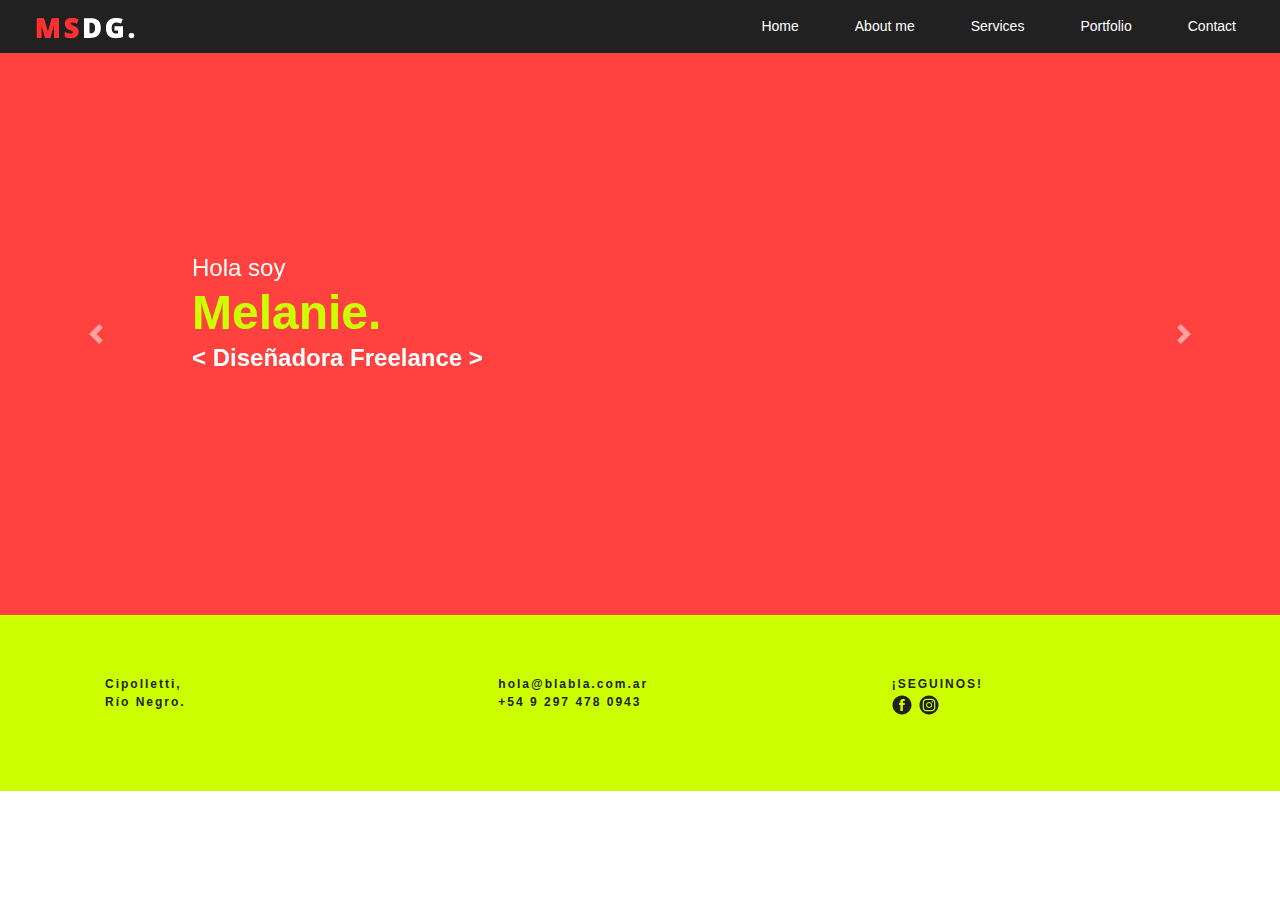
<file: index.html>
<!doctype html>
<html lang="es">
  <head>
    <!-- Required meta tags -->
    <meta charset="utf-8">
    <meta name="viewport" content="width=device-width, initial-scale=1, shrink-to-fit=no">

    <!-- Bootstrap CSS -->
    <link rel="stylesheet" href="css/bootstrap.min.css">
    <link rel="stylesheet" type="text/css" href="./css/estilos.css">

    <title>MS Freelance Design</title>
    <meta name="description" content="Diseño Gráfico y Web Freelance. Trabajamos en equipo para generar estrategias de comunicación sólidas, que sumen valor, potencien marcas y generen impacto.">
    <meta name="keywords" content="DISEÑO GRAFICO, WEB, DISEÑO DE MARCA, REDES, NEUQUEN, CIPOLLETTI">
  </head>
  <body>

    <nav class="navbar sticky-top navbar-expand-lg bgnav">
      <a class="navbar-brand" href="./index.html"><img src="./img/logo-09.png" alt="logo" id="#"/></a>
      <button class="navbar-toggler" type="button" data-toggle="collapse" data-target="#navbarNav" aria-controls="navbarNav" aria-expanded="false" aria-label="Toggle navigation">
        <span class="navbar-toggler-icon"></span>
      </button>
      <div class="collapse navbar-collapse" id="navbarNav">
        <ul class="navbar-nav ml-auto">
          <li class="nav-item active">
            <a class="nav-link" href="index.html">Home</a>
          </li>
          <li class="nav-item">
            <a class="nav-link" href="./views/about.html">About me</a>
          </li>
          <li class="nav-item">
            <a class="nav-link" href="./views/servicios.html">Services</a>
          </li>
          <li class="nav-item">
            <a class="nav-link" href="./views/portfolio.html">Portfolio</a>
          </li>
          <li class="nav-item">
            <a class="nav-link" href="./views/contacto.html">Contact</a>
          </li>
        </ul>
      </div>
    </nav>

  <div class="container-fluid">
      
      <div class="row">
        <!-- Carrousel -->
        <div id="carouselExampleControls" class="carousel slide" data-ride="carousel">
          <div class="carousel-inner">
            <div class="carousel-item active">
              <div class="presentation">
                <p class="im">Hola soy</p>
                <p class="naming">Melanie.</p>
                <p class="profession">< Diseñadora Freelance ></p>
              </div>
              <img src="./img/slider1.jpg" class="d-block w-100" alt="slideruno">
            </div>
            <div class="carousel-item">
              <div class="presentation">
                <p class="im">Hola soy</p>
                <p class="naming">Melanie.</p>
                <p class="profession">< Diseñadora Freelance ></p>
              </div>
              <img src="./img/slider2.jpg" class="d-block w-100" alt="sliderdos">
            </div>
          <!--
            <div class="carousel-item">
              <img src="./img/slider3.jpg" class="d-block w-100" alt="slidertres">
            </div>
          -->
          </div>
          <a class="carousel-control-prev" href="#carouselExampleControls" role="button" data-slide="prev">
            <span class="carousel-control-prev-icon" aria-hidden="true"></span>
            <span class="sr-only">Previous</span>
          </a>
          <a class="carousel-control-next" href="#carouselExampleControls" role="button" data-slide="next">
            <span class="carousel-control-next-icon" aria-hidden="true"></span>
            <span class="sr-only">Next</span>
          </a>
        </div>
      </div>

      <div class="row footer">
        <div class="col-md-4 col-sm-12">
          <ul class="lista__footer">
            <li>Cipolletti,</li>
            <li>Río Negro.</li>
          </ul>
        </div>
        <div class="col-md-4 col-sm-12">
          <ul class="lista__footer">
          <li>hola@blabla.com.ar</li>
          <li>+54 9 297 478 0943</li>
        </ul>
      </div>
      <div class="col-md-4 col-sm-12">
        <ul class="lista__footer">
          <li>¡SEGUINOS!</li>
          <!--Incluir link direccionando a perfiles -->
            <a href="https://www.facebook.com/" target="_blank"><img class="logosredes" src="./img/facebook.svg" alt="logofb"></a>
            <a href="https://www.instagram.com/" target="_blank"><img class="logosredes" src="./img/instagram.svg" alt="logoig"></a>
        </ul>
      </div>
    </div>
  </div>


    <!-- Optional JavaScript -->
    <!-- jQuery first, then Popper.js, then Bootstrap JS -->
    <script src="https://code.jquery.com/jquery-3.5.1.slim.min.js" integrity="sha384-DfXdz2htPH0lsSSs5nCTpuj/zy4C+OGpamoFVy38MVBnE+IbbVYUew+OrCXaRkfj" crossorigin="anonymous"></script>
    <script src="https://cdn.jsdelivr.net/npm/popper.js@1.16.0/dist/umd/popper.min.js" integrity="sha384-Q6E9RHvbIyZFJoft+2mJbHaEWldlvI9IOYy5n3zV9zzTtmI3UksdQRVvoxMfooAo" crossorigin="anonymous"></script>
    <script src="js/bootstrap.min.js"></script>
  </body>
</html>
</file>
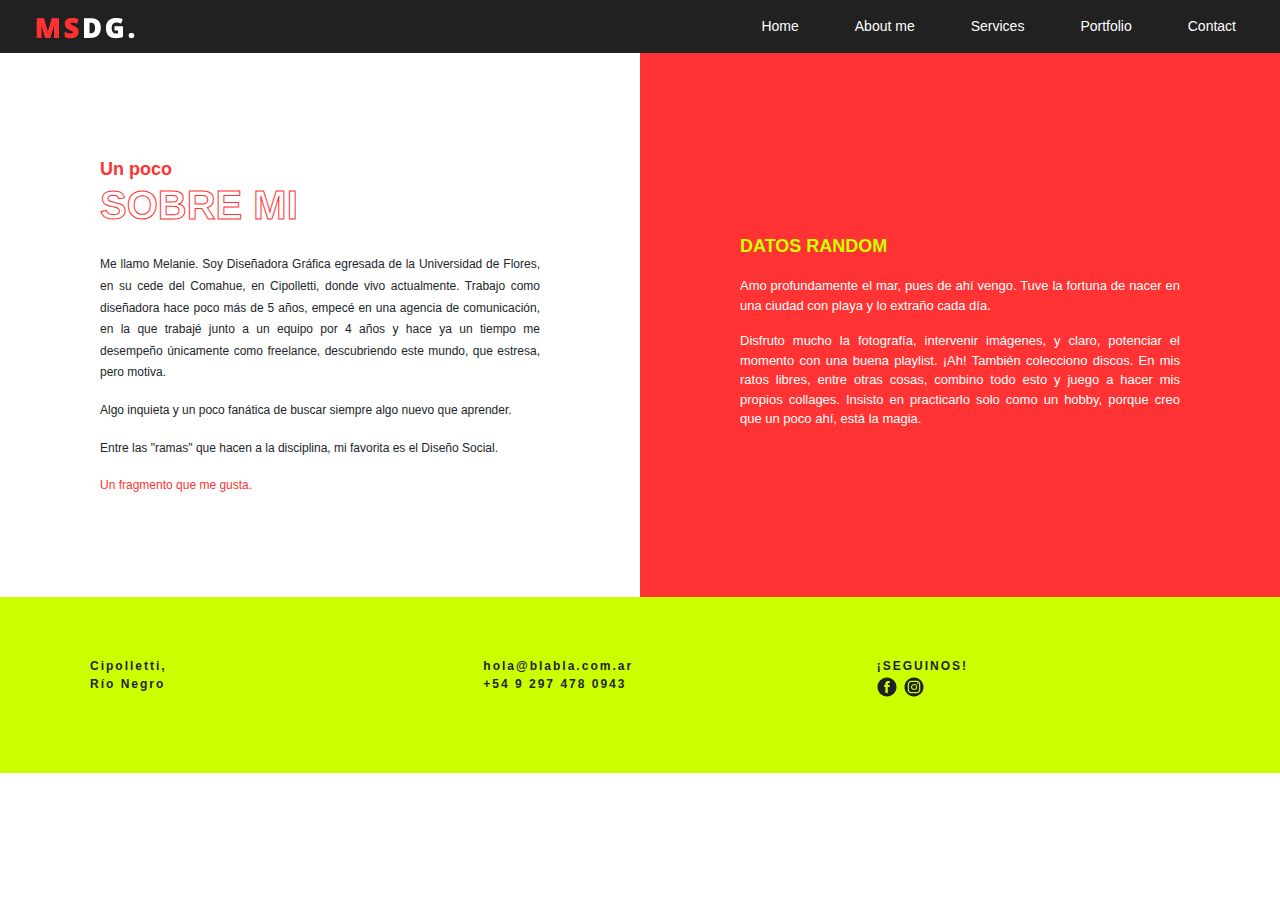
<file: views/about.html>
<!doctype html>
<html lang="es">
  <head>
    <!-- Required meta tags -->
    <meta charset="utf-8">
    <meta name="viewport" content="width=device-width, initial-scale=1, shrink-to-fit=no">

    <!-- Bootstrap CSS -->
    <link rel="stylesheet" href="../css/bootstrap.min.css">
    <link rel="stylesheet" type="text/css" href="../css/estilos.css">
    <meta name="description" content="Cuento un poco sobre mi. Cómo trabajo, mi experenciena y formación.">
    <meta name="keywords" content="ABOUT ME, TRABAJOS, EXPERIENCIA, METODOLGIA, DISEÑO GRAFICO, FOTOGRAFIA">

    <title>Sobre Mi</title>
  </head>
  <body>

        <nav class="navbar sticky-top navbar-expand-lg bgnav">
      <a class="navbar-brand" href="../index.html"><img src="../img/logo-09.png" alt="logo" id="#"/></a>
      <button class="navbar-toggler" type="button" data-toggle="collapse" data-target="#navbarNav" aria-controls="navbarNav" aria-expanded="false" aria-label="Toggle navigation">
        <span class="navbar-toggler-icon"></span>
      </button>
      <div class="collapse navbar-collapse" id="navbarNav">
        <ul class="navbar-nav ml-auto">
          <li class="nav-item active">
            <a class="nav-link" href="../index.html">Home</a>
          </li>
          <li class="nav-item">
            <a class="nav-link" href="about.html">About me</a>
          </li>
          <li class="nav-item">
            <a class="nav-link" href="servicios.html">Services</a>
          </li>
          <li class="nav-item">
            <a class="nav-link" href="portfolio.html">Portfolio</a>
          </li>
          <li class="nav-item">
            <a class="nav-link" href="contacto.html">Contact</a>
          </li>
        </ul>
      </div>
    </nav>

      <div class="container-fluid nopadding">

      <div class="row">
        <div class="col-lg-6 col-md-6 col-sm-12">
          <div class="aboutme">
            <p class="un">Un poco</p>
            <h1>SOBRE MI</h1>
            <p>Me llamo Melanie. Soy Diseñadora Gráfica egresada de la Universidad de Flores, en su cede del Comahue, en Cipolletti, donde vivo actualmente. Trabajo como diseñadora hace poco más de 5 años, empecé en una agencia de comunicación, en la que trabajé junto a un equipo por 4 años y hace ya un tiempo me desempeño únicamente como freelance, descubriendo este mundo, que estresa, pero motiva.</p>
            <p>Algo inquieta y un poco fanática de buscar siempre algo nuevo que aprender.</p>
            <p>Entre las "ramas" que hacen a la disciplina, mi favorita es el Diseño Social.</p>
            <a href="fragmento.html"><p>Un fragmento que me gusta.</p> </a>
          </div>
        </div>

        <div class="col-lg-6 col-md-6 col-sm-12 bg-magenta">
          <div class="datos">
            <p class="tituloDatos">DATOS RANDOM</p>
            <p>Amo profundamente el mar, pues de ahí vengo. Tuve la fortuna de nacer en una ciudad con playa y lo extraño cada día.</p>
            <p>Disfruto mucho la fotografía, intervenir imágenes, y claro, potenciar el momento con una buena playlist. ¡Ah! También colecciono discos. En mis ratos libres, entre otras cosas, combino todo esto y juego a hacer mis propios collages. Insisto en practicarlo solo como un hobby, porque creo que un poco ahí, está la magia.</p>
          </div>
        </div>
      </div>
      <!--
        <div class="col-lg-6 col-md-6 col-sm-12">
          <div class="imgAbout">
            <img src="../img/frase-16.png" alt="frase"/>
          </div>
        </div>
      -->

      <div class="row footer">
        <div class="col-md-4 col-sm-12">
          <ul class="lista__footer">
            <li>Cipolletti,</li>
            <li>Río Negro</li>
          </ul>
        </div>
        <div class="col-md-4 col-sm-12">
          <ul class="lista__footer">
          <li>hola@blabla.com.ar</li>
          <li>+54 9 297 478 0943</li>
        </ul>
      </div>
      <div class="col-md-4 col-sm-12">
        <ul class="lista__footer">
          <li>¡SEGUINOS!</li>
          <!--Incluir link direccionando a perfiles -->
            <a href="https://www.facebook.com/" target="_blank"><img class="logosredes" src="../img/facebook.svg" alt="logofb"></a>
            <a href="https://www.instagram.com/" target="_blank"><img class="logosredes" src="../img/instagram.svg" alt="logoig"></a>
        </ul>
      </div>
    </div>

</div> <!-- Cierre Container -->


    <!-- Optional JavaScript -->
    <!-- jQuery first, then Popper.js, then Bootstrap JS -->
    <script src="https://code.jquery.com/jquery-3.5.1.slim.min.js" integrity="sha384-DfXdz2htPH0lsSSs5nCTpuj/zy4C+OGpamoFVy38MVBnE+IbbVYUew+OrCXaRkfj" crossorigin="anonymous"></script>
    <script src="https://cdn.jsdelivr.net/npm/popper.js@1.16.0/dist/umd/popper.min.js" integrity="sha384-Q6E9RHvbIyZFJoft+2mJbHaEWldlvI9IOYy5n3zV9zzTtmI3UksdQRVvoxMfooAo" crossorigin="anonymous"></script>
    <script src="../js/bootstrap.min.js"></script>
  </body>
</html>
</file>
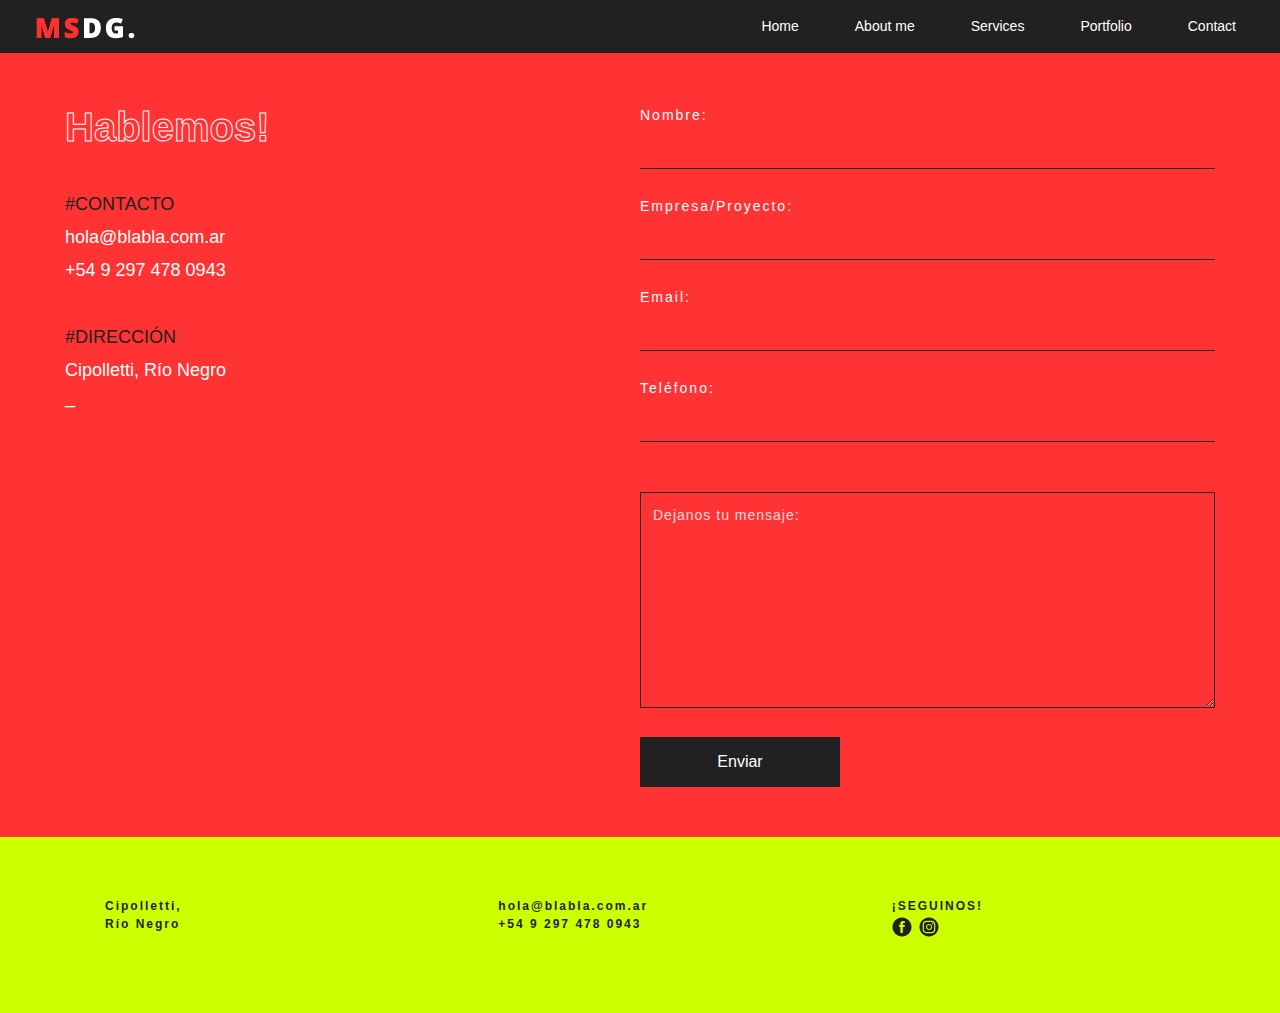
<file: views/contacto.html>
<!doctype html>
<html lang="es">
  <head>
    <!-- Required meta tags -->
    <meta charset="utf-8">
    <meta name="viewport" content="width=device-width, initial-scale=1, shrink-to-fit=no">

    <!-- Bootstrap CSS -->
    <link rel="stylesheet" href="../css/bootstrap.min.css">
    <link rel="stylesheet" type="text/css" href="../css/estilos.css">

    <title>Contacto</title>
    <meta name="description" content="Estás pensando en lanzar tu proyecto y no sabes por donde empezar? Escribinos y contanos más. Queremos ayudarte y trabajar juntos.">
    <meta name="keywords" content="CONTACTO, DIRECCION, EMAIL, TELEFONO, NUESTRAS REDES, CONTACTATE">
  </head>
  <body>

    <nav class="navbar sticky-top navbar-expand-lg bgnav">
      <a class="navbar-brand" href="../index.html"><img src="../img/logo-09.png" alt="logo" id="#"/></a>
      <button class="navbar-toggler" type="button" data-toggle="collapse" data-target="#navbarNav" aria-controls="navbarNav" aria-expanded="false" aria-label="Toggle navigation">
        <span class="navbar-toggler-icon"></span>
      </button>
      <div class="collapse navbar-collapse" id="navbarNav">
        <ul class="navbar-nav ml-auto">
          <li class="nav-item active">
            <a class="nav-link" href="../index.html">Home</a>
          </li>
          <li class="nav-item">
            <a class="nav-link" href="about.html">About me</a>
          </li>
          <li class="nav-item">
            <a class="nav-link" href="servicios.html">Services</a>
          </li>
          <li class="nav-item">
            <a class="nav-link" href="portfolio.html">Portfolio</a>
          </li>
          <li class="nav-item">
            <a class="nav-link" href="contacto.html">Contact</a>
          </li>
        </ul>
      </div>
    </nav>

    <div class="container-fluid bg-magenta">
      <div class="row contacto nopadding">
        <div class="col-lg-6 col-md-6 col-sm-12">
          <h2>Hablemos!</h2>
          <div class="listContact">
            <p class="color">#CONTACTO</p>
            <p>hola@blabla.com.ar</p>
            <p>+54 9 297 478 0943</p>
          </div>
          <div class="listContact">
            <p class="color">#DIRECCIÓN</p>
            <p>Cipolletti, Río Negro <br>_</p>
          </div>
            
          
        </div>
        <div class="col-lg-6 col-md-6 col-sm-12 formulario">
          <label for="nombre">Nombre:</label>
          <input type="text" name="nombre" class="inp">
          
          <label for="empresa">Empresa/Proyecto:</label>
          <input type="text" name="empresa" class="inp">
          
          <label for="email">Email:</label>
          <input type="text" name="email" class="inp">

          <label for="telefono">Teléfono:</label>
          <input type="text" name="telefono"class="inp">

          <label for="opinion"> <textarea name="opinion" id="" cols="125" rows="10" placeholder="Dejanos tu mensaje:"></textarea></label>
          <input id="botonform" type="submit" value="Enviar">
        </div>
      </div>

      <div class="row footer">
        <div class="col-md-4 col-sm-12">
          <ul class="lista__footer">
            <li>Cipolletti,</li>
            <li>Río Negro</li>
          </ul>
        </div>
        <div class="col-md-4 col-sm-12">
          <ul class="lista__footer">
          <li>hola@blabla.com.ar</li>
          <li>+54 9 297 478 0943</li>
        </ul>
      </div>
      <div class="col-md-4 col-sm-12">
        <ul class="lista__footer">
          <li>¡SEGUINOS!</li>
          <!--Incluir link direccionando a perfiles -->
            <a href="https://www.facebook.com/" target="_blank"><img class="logosredes" src="../img/facebook.svg" alt="logofb"></a>
            <a href="https://www.instagram.com/" target="_blank"><img class="logosredes" src="../img/instagram.svg" alt="logoig"></a>
        </ul>
      </div>
    </div>

    </div>


    <!-- Optional JavaScript -->
    <!-- jQuery first, then Popper.js, then Bootstrap JS -->
    <script src="https://code.jquery.com/jquery-3.5.1.slim.min.js" integrity="sha384-DfXdz2htPH0lsSSs5nCTpuj/zy4C+OGpamoFVy38MVBnE+IbbVYUew+OrCXaRkfj" crossorigin="anonymous"></script>
    <script src="https://cdn.jsdelivr.net/npm/popper.js@1.16.0/dist/umd/popper.min.js" integrity="sha384-Q6E9RHvbIyZFJoft+2mJbHaEWldlvI9IOYy5n3zV9zzTtmI3UksdQRVvoxMfooAo" crossorigin="anonymous"></script>
    <script src="../js/bootstrap.min.js"></script>
  </body>
</html>
</file>
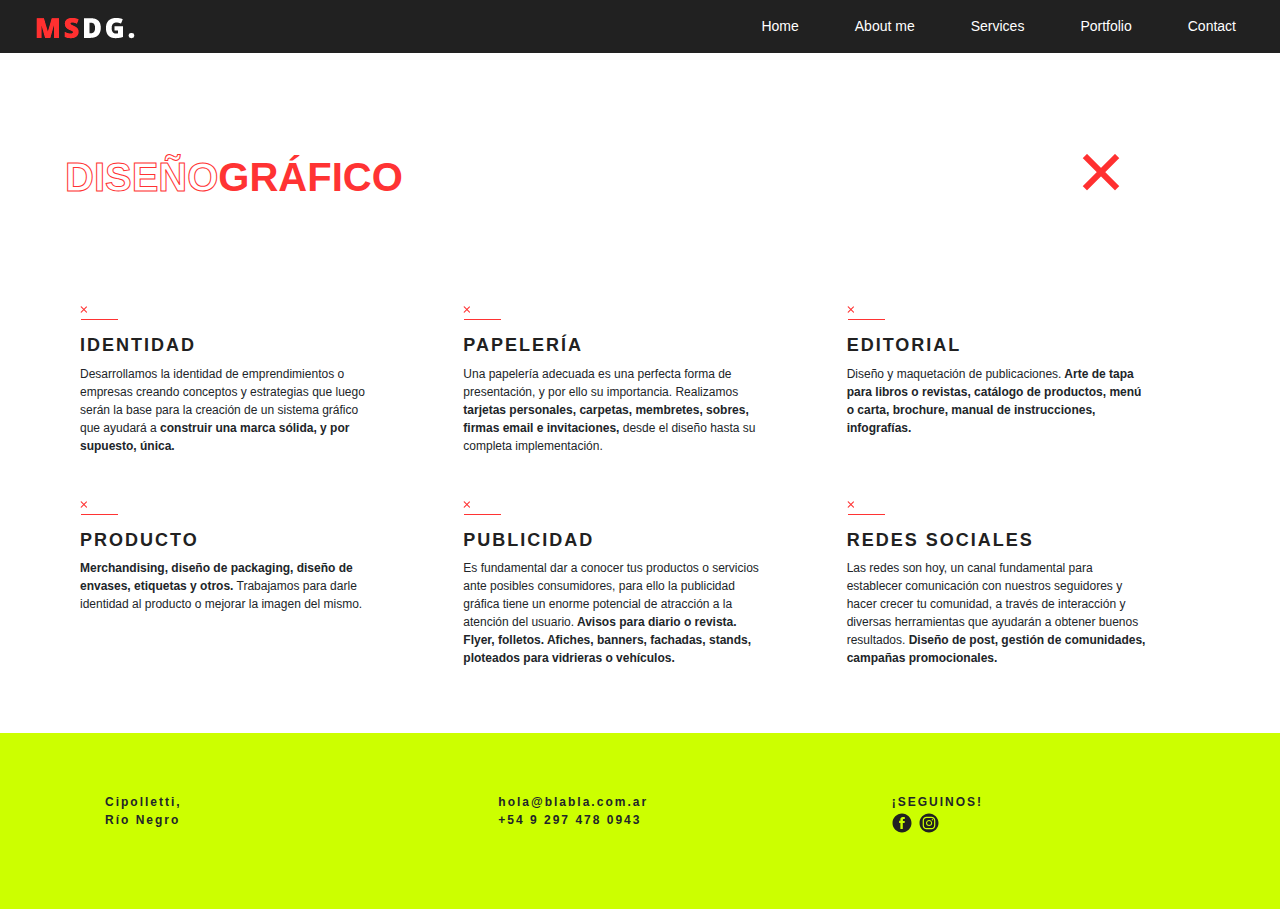
<file: views/diseñog.html>
<!doctype html>
<html lang="es">
  <head>
    <!-- Required meta tags -->
    <meta charset="utf-8">
    <meta name="viewport" content="width=device-width, initial-scale=1, shrink-to-fit=no">

    <!-- Bootstrap CSS -->
    <link rel="stylesheet" href="../css/bootstrap.min.css">
    <link rel="stylesheet" type="text/css" href="../css/estilos.css">
    <meta name="description" content="Diseñamos comunicaciones visuales para transmitir mensajes concretos y cumplir objetivos especificos, adaptados a la necesidad de cada cliente y su público objetivo.">
    <meta name="keywords" content="DISEÑO GRAFICO, GRAPHIC DESIGN, IDENTIDAD, DISEÑO MARCA, PAPELERÍA, LOGO, EDITORIAL, SEÑALETICA, BRANDING, PRODUCTO, REDES SOCIALES">

    <title>Diseño Gráfico</title>
  </head>
  <body>

    <nav class="navbar sticky-top navbar-expand-lg bgnav">
      <a class="navbar-brand" href="../index.html"><img src="../img/logo-09.png" alt="logo" id="#"/></a>
      <button class="navbar-toggler" type="button" data-toggle="collapse" data-target="#navbarNav" aria-controls="navbarNav" aria-expanded="false" aria-label="Toggle navigation">
        <span class="navbar-toggler-icon"></span>
      </button>
      <div class="collapse navbar-collapse" id="navbarNav">
        <ul class="navbar-nav ml-auto">
          <li class="nav-item active">
            <a class="nav-link" href="../index.html">Home</a>
          </li>
          <li class="nav-item">
            <a class="nav-link" href="about.html">About me</a>
          </li>
          <li class="nav-item">
            <a class="nav-link" href="servicios.html">Services</a>
          </li>
          <li class="nav-item">
            <a class="nav-link" href="portfolio.html">Portfolio</a>
          </li>
          <li class="nav-item">
            <a class="nav-link" href="contacto.html">Contact</a>
          </li>
        </ul>
      </div>
    </nav>

  <div class="container-fluid">

      <div class="row">
        <div class="col-lg-10 col-md-10 col-sm-10">
          <div class="serviciosdg">
            <h1>DISEÑO</h1>
            <h1 class="color">GRÁFICO</h1>
          </div>
        </div>
        <div class="col-lg-2 col-md-2 col-sm-2">
          <a href="servicios.html" class="nounderline"><img class="BTNcierre" src="../img/BTNcierre-07.png" alt="botonCierre"></a>
        </div>
      </div>

    <!--
      <div class="row marginLateral"> 
        <div class="col-md-4 col-sm-12">
          <div class="serviciosdg">
            <h2>DISEÑO</h2>
            <h2 class="color">GRÁFICO</h2>
          </div>
        </div>
        <div class="col-md-4 col-sm-12">
          <div class="serviciosoff">
            <h2>DISEÑO</h2>
            <h2 class="segundalinea">WEB</h2>
          </div>
        </div>
        <div class="col-md-4 col-sm-12">
          <div class="serviciosoff">
            <h2>DISEÑO</h2>
            <h2 class="segundalinea">UX/UI</h2>
          </div>
        </div>
      </div>
    -->

      <div class="row marginLateral marginTop">
        
        <div class="col-md-4 col-sm-12">
          <img src="../img/miscelanea.png" alt="miscelanea">
          <div class="categorias">
            <h3 class="subtitulos">IDENTIDAD</h3>
            <p>Desarrollamos la identidad de emprendimientos o empresas creando conceptos y estrategias que luego serán la base para la creación de un sistema gráfico que ayudará a <strong>construir una marca sólida, y por supuesto, única.</strong></p>
          </div>
        </div>
        <div class="col-md-4 col-sm-12">
          <img src="../img/miscelanea.png" alt="miscelanea">
          <div class="categorias">
            <h3 class="subtitulos">PAPELERÍA</h3>
            <p>Una papelería adecuada es una perfecta forma de presentación, y por ello su importancia. Realizamos <strong> tarjetas personales, carpetas, membretes, sobres, firmas email e invitaciones,</strong> desde el diseño hasta su completa implementación.</p>
          </div>
        </div>
        <div class="col-md-4 col-sm-12">
          <img src="../img/miscelanea.png" alt="miscelanea">
          <div class="categorias">
            <h3 class="subtitulos">EDITORIAL</h3>
            <p>Diseño y maquetación de publicaciones.<strong> Arte de tapa para libros o revistas, catálogo de productos, menú o carta, brochure, manual de instrucciones, infografías.</strong> </p>
          </div>
        </div>
      </div>

      <div class="row marginLateral lineados">
         <div class="col-md-4 col-sm-12">
          <img src="../img/miscelanea.png" alt="miscelanea">
          <div class="categorias">
            <h3 class="subtitulos">PRODUCTO</h3>
            <p> <strong>Merchandising, diseño de packaging, diseño de envases, etiquetas y otros.</strong> Trabajamos para darle identidad al producto o mejorar la imagen del mismo.</p>
          </div>
        </div>
        <div class="col-md-4 col-sm-12">
          <img src="../img/miscelanea.png" alt="miscelanea">
          <div class="categorias">
            <h3 class="subtitulos">PUBLICIDAD</h3>
            <p>Es fundamental dar a conocer tus productos o servicios ante posibles consumidores, para ello la publicidad gráfica tiene un enorme potencial de atracción a la atención del usuario.<strong> Avisos para diario o revista. Flyer, folletos. Afiches, banners, fachadas, stands, ploteados para vidrieras o vehículos.</strong> </p>
          </div>
        </div>
        <div class="col-md-4 col-sm-12">
          <img src="../img/miscelanea.png" alt="miscelanea">
          <div class="categorias">
            <h3 class="subtitulos">REDES SOCIALES</h3>
            <p>Las redes son hoy, un canal fundamental para establecer comunicación con nuestros seguidores y hacer crecer tu comunidad, a través de interacción y diversas herramientas que ayudarán a obtener buenos resultados.<strong> Diseño de post, gestión de comunidades, campañas promocionales.</strong></p>
          </div>
        </div>
      </div>

      <div class="row footer">
        <div class="col-md-4 col-sm-12">
          <ul class="lista__footer">
            <li>Cipolletti,</li>
            <li>Río Negro</li>
          </ul>
        </div>
        <div class="col-md-4 col-sm-12">
          <ul class="lista__footer">
          <li>hola@blabla.com.ar</li>
          <li>+54 9 297 478 0943</li>
        </ul>
      </div>
      <div class="col-md-4 col-sm-12">
        <ul class="lista__footer">
          <li>¡SEGUINOS!</li>
          <!--Incluir link direccionando a perfiles -->
            <a href="https://www.facebook.com/" target="_blank"><img class="logosredes" src="../img/facebook.svg" alt="logofb"></a>
            <a href="https://www.instagram.com/" target="_blank"><img class="logosredes" src="../img/instagram.svg" alt="logoig"></a>
        </ul>
      </div>
    </div>

</div> <!-- Cierre Container -->


    <!-- Optional JavaScript -->
    <!-- jQuery first, then Popper.js, then Bootstrap JS -->
    <script src="https://code.jquery.com/jquery-3.5.1.slim.min.js" integrity="sha384-DfXdz2htPH0lsSSs5nCTpuj/zy4C+OGpamoFVy38MVBnE+IbbVYUew+OrCXaRkfj" crossorigin="anonymous"></script>
    <script src="https://cdn.jsdelivr.net/npm/popper.js@1.16.0/dist/umd/popper.min.js" integrity="sha384-Q6E9RHvbIyZFJoft+2mJbHaEWldlvI9IOYy5n3zV9zzTtmI3UksdQRVvoxMfooAo" crossorigin="anonymous"></script>
    <script src="../js/bootstrap.min.js"></script>
  </body>
</html>
</file>
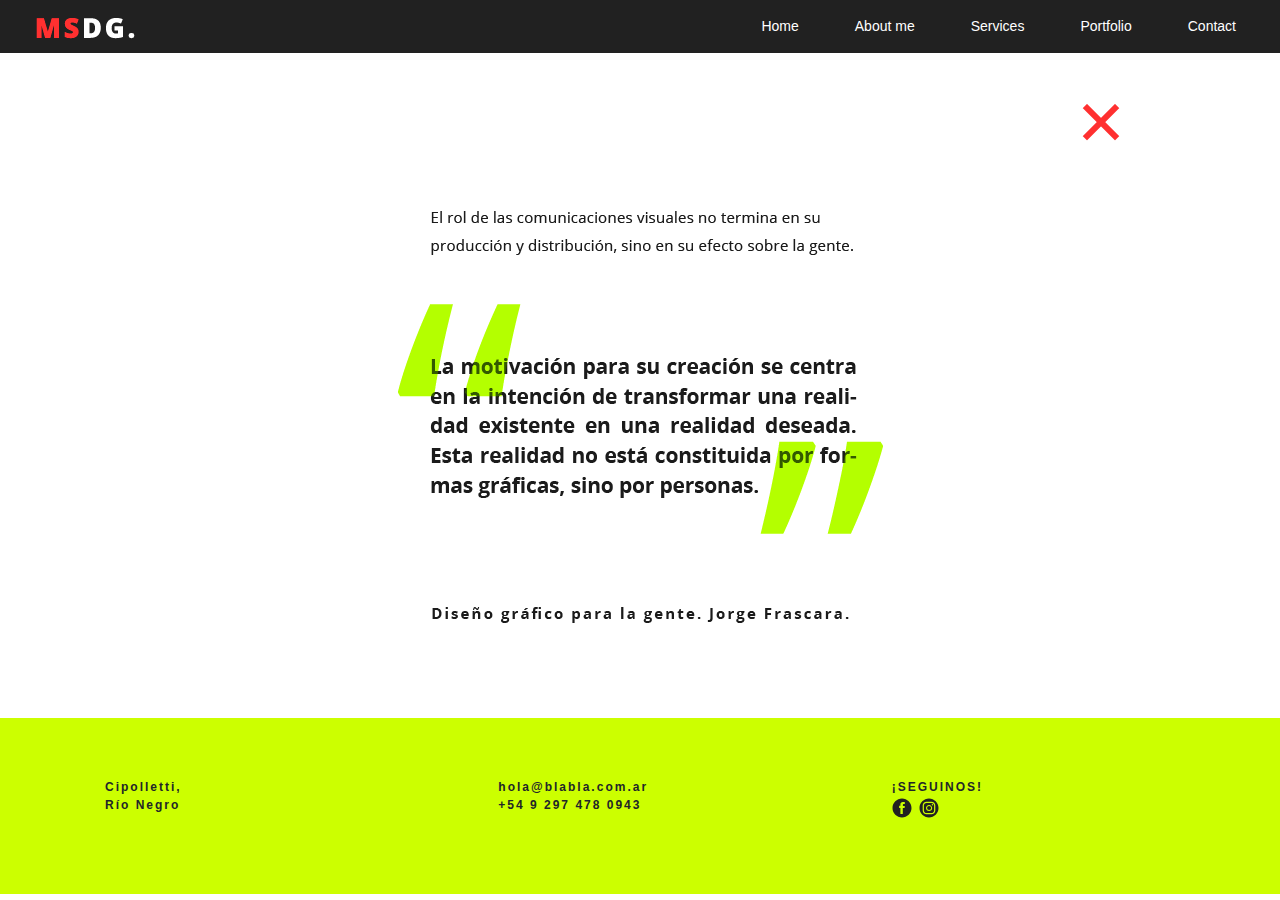
<file: views/fragmento.html>
<!doctype html>
<html lang="es">
  <head>
    <!-- Required meta tags -->
    <meta charset="utf-8">
    <meta name="viewport" content="width=device-width, initial-scale=1, shrink-to-fit=no">

    <!-- Bootstrap CSS -->
    <link rel="stylesheet" href="../css/bootstrap.min.css">
    <link rel="stylesheet" type="text/css" href="../css/estilos.css">
    <meta name="description" content="Diseñamos comunicaciones visuales para transmitir mensajes concretos y cumplir objetivos especificos, adaptados a la necesidad de cada cliente y su público objetivo.">
    <meta name="keywords" content="DISEÑO GRAFICO, GRAPHIC DESIGN, IDENTIDAD, DISEÑO MARCA, PAPELERÍA, LOGO, EDITORIAL, SEÑALETICA, BRANDING, PRODUCTO, REDES SOCIALES">

    <title>Diseño Gráfico</title>
  </head>
  <body>

    <nav class="navbar sticky-top navbar-expand-lg bgnav">
      <a class="navbar-brand" href="../index.html"><img src="../img/logo-09.png" alt="logo" id="#"/></a>
      <button class="navbar-toggler" type="button" data-toggle="collapse" data-target="#navbarNav" aria-controls="navbarNav" aria-expanded="false" aria-label="Toggle navigation">
        <span class="navbar-toggler-icon"></span>
      </button>
      <div class="collapse navbar-collapse" id="navbarNav">
        <ul class="navbar-nav ml-auto">
          <li class="nav-item active">
            <a class="nav-link" href="../index.html">Home</a>
          </li>
          <li class="nav-item">
            <a class="nav-link" href="about.html">About me</a>
          </li>
          <li class="nav-item">
            <a class="nav-link" href="servicios.html">Services</a>
          </li>
          <li class="nav-item">
            <a class="nav-link" href="portfolio.html">Portfolio</a>
          </li>
          <li class="nav-item">
            <a class="nav-link" href="contacto.html">Contact</a>
          </li>
        </ul>
      </div>
    </nav>

  <div class="container-fluid">

      <div class="row">
        <div class="col-lg-10 col-md-10 col-sm-10">
          <div>
          </div>
        </div>
        <div class="col-lg-2 col-md-2 col-sm-2">
          <a href="about.html" class="nounderline"><img class="cierreFrase" src="../img/BTNcierre-07.png" alt="botonCierre"></a>
        </div>
      </div>

      <div class="row">
        <div class="col-lg-12 col-md-12 col-sm-12">
          <div align="center" class="imgFrase"><img src="../img/frase-17.png" alt="frase"></div>
        </div>
      </div>

      <div class="row footer">
        <div class="col-md-4 col-sm-12">
          <ul class="lista__footer">
            <li>Cipolletti,</li>
            <li>Río Negro</li>
          </ul>
        </div>
        <div class="col-md-4 col-sm-12">
          <ul class="lista__footer">
          <li>hola@blabla.com.ar</li>
          <li>+54 9 297 478 0943</li>
        </ul>
      </div>
      <div class="col-md-4 col-sm-12">
        <ul class="lista__footer">
          <li>¡SEGUINOS!</li>
          <!--Incluir link direccionando a perfiles -->
            <a href="https://www.facebook.com/" target="_blank"><img class="logosredes" src="../img/facebook.svg" alt="logofb"></a>
            <a href="https://www.instagram.com/" target="_blank"><img class="logosredes" src="../img/instagram.svg" alt="logoig"></a>
        </ul>
      </div>
    </div>

</div> <!-- Cierre Container -->


    <!-- Optional JavaScript -->
    <!-- jQuery first, then Popper.js, then Bootstrap JS -->
    <script src="https://code.jquery.com/jquery-3.5.1.slim.min.js" integrity="sha384-DfXdz2htPH0lsSSs5nCTpuj/zy4C+OGpamoFVy38MVBnE+IbbVYUew+OrCXaRkfj" crossorigin="anonymous"></script>
    <script src="https://cdn.jsdelivr.net/npm/popper.js@1.16.0/dist/umd/popper.min.js" integrity="sha384-Q6E9RHvbIyZFJoft+2mJbHaEWldlvI9IOYy5n3zV9zzTtmI3UksdQRVvoxMfooAo" crossorigin="anonymous"></script>
    <script src="../js/bootstrap.min.js"></script>
  </body>
</html>
</file>
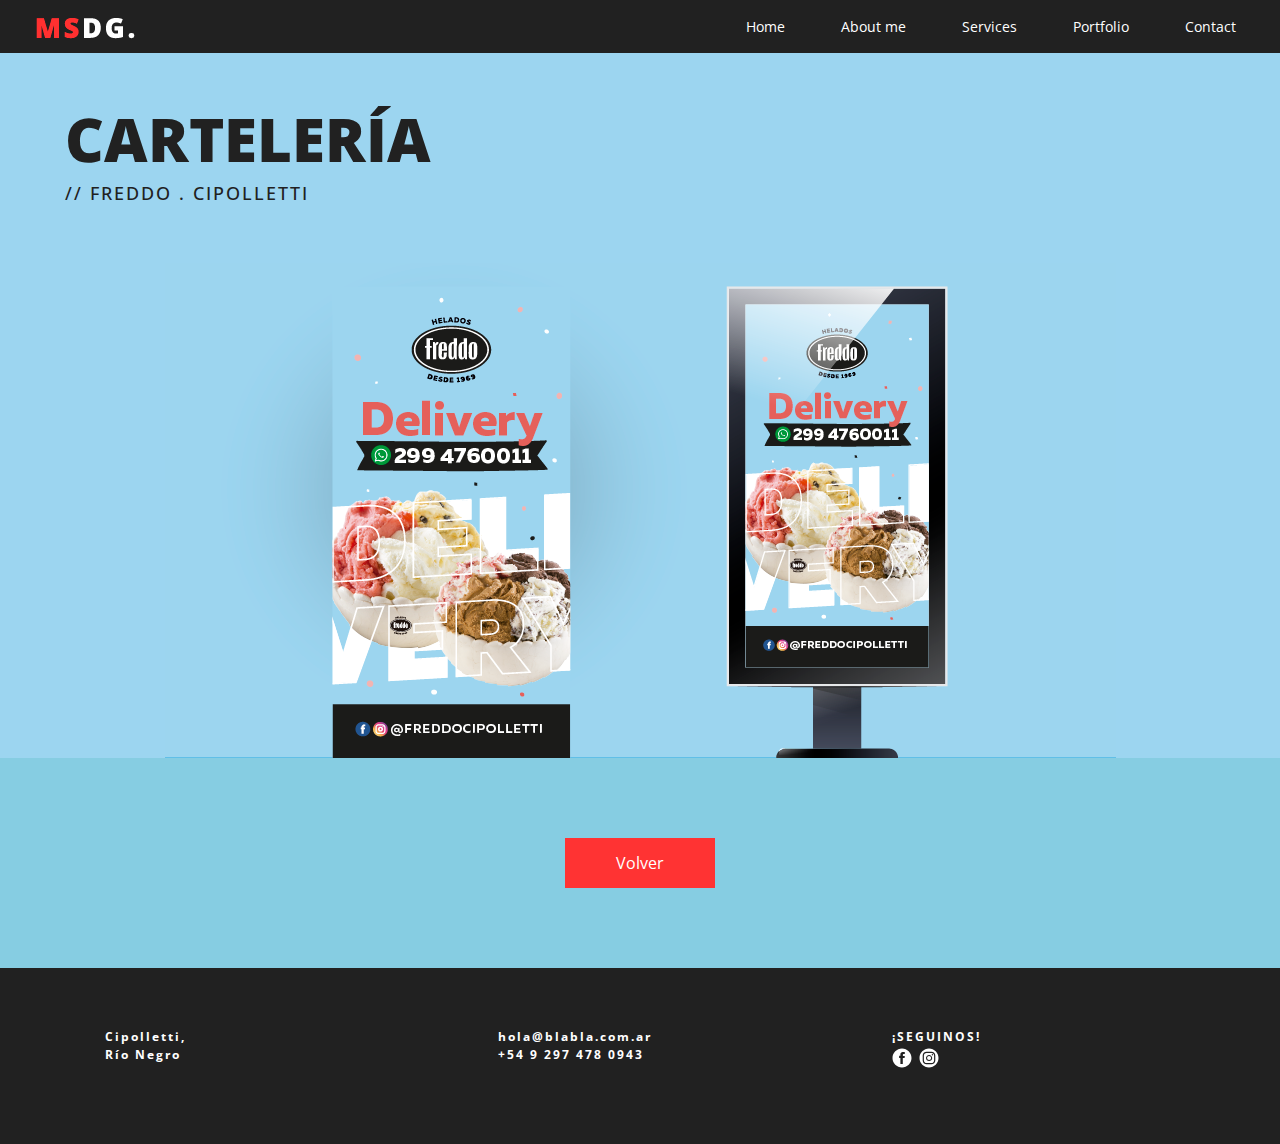
<file: views/porf_freddo.html>
<!doctype html>
<html lang="es">
  <head>
    <!-- Required meta tags -->
    <meta charset="utf-8">
    <meta name="viewport" content="width=device-width, initial-scale=1, shrink-to-fit=no">

    <!-- Bootstrap CSS -->
    <link rel="stylesheet" href="../css/bootstrap.min.css">
    <link rel="stylesheet" type="text/css" href="../css/estilos.css">
    <link href="https://fonts.googleapis.com/css2?family=Open+Sans:ital,wght@0,400;0,700;0,800;1,400;1,700&display=swap" rel="stylesheet">

    <title>Freddo, Comunicación</title>
    <meta name="description" content="Conocé nuestra selección de trabajos y proyectos.">
    <meta name="keywords" content="PORTFOLIO, PROYECTOS, TRABAJOS, DISEÑO CARTELERIA">
  </head>
  <body>

    <nav class="navbar sticky-top navbar-expand-lg bgnav">
      <a class="navbar-brand" href="../index.html"><img src="../img/logo-09.png" alt="logo" id="#"/></a>
      <button class="navbar-toggler" type="button" data-toggle="collapse" data-target="#navbarNav" aria-controls="navbarNav" aria-expanded="false" aria-label="Toggle navigation">
        <span class="navbar-toggler-icon"></span>
      </button>
      <div class="collapse navbar-collapse" id="navbarNav">
        <ul class="navbar-nav ml-auto">
          <li class="nav-item active">
            <a class="nav-link" href="../index.html">Home</a>
          </li>
          <li class="nav-item">
            <a class="nav-link" href="about.html">About me</a>
          </li>
          <li class="nav-item">
            <a class="nav-link" href="servicios.html">Services</a>
          </li>
          <li class="nav-item">
            <a class="nav-link" href="portfolio.html">Portfolio</a>
          </li>
          <li class="nav-item">
            <a class="nav-link" href="contacto.html">Contact</a>
          </li>
        </ul>
      </div>
    </nav>

    <div class="container-fluid bg-lightblue">
      
      <div class="row">
        <div class="col-lg-12 col-md-12 col-sm-12">
          <div class="detalleTrabajos">
            <h2>CARTELERÍA</h2>
            <h3>// FREDDO . CIPOLLETTI</h3>
          </div>
        </div>
      </div>

      <div class="row">
        <div class="col-lg-12 col-md-12 col-sm-12 nopad">
          <div class="imgFreddo">
            <img class="cartel" src="../img/freddo.png" alt="comunicacion"> 
          </div>
        </div>
      </div>

      <div class="row cierre-freddo">
        <div>
          <a href="portfolio.html"><button role="button" class="botonV">Volver</button></a>
        </div>
      </div>


      <div class="row footerBlack">
        <div class="col-md-4 col-sm-12">
          <ul class="lista__footer">
            <li>Cipolletti,</li>
            <li>Río Negro</li>
          </ul>
        </div>
        <div class="col-md-4 col-sm-12">
          <ul class="lista__footer">
          <li>hola@blabla.com.ar</li>
          <li>+54 9 297 478 0943</li>
        </ul>
      </div>
      <div class="col-md-4 col-sm-12">
        <ul class="lista__footer">
          <li>¡SEGUINOS!</li>
          <!--Incluir link direccionando a perfiles -->
            <a href="https://www.facebook.com/" target="_blank"><img class="logosredes" src="../img/facebookWhite.svg" alt="logofb"></a>
            <a href="https://www.instagram.com/" target="_blank"><img class="logosredes" src="../img/instagramWhite.svg" alt="logoig"></a>
        </ul>
      </div>
    </div>
</div>


    <!-- Optional JavaScript -->
    <!-- jQuery first, then Popper.js, then Bootstrap JS -->
    <script src="https://code.jquery.com/jquery-3.5.1.slim.min.js" integrity="sha384-DfXdz2htPH0lsSSs5nCTpuj/zy4C+OGpamoFVy38MVBnE+IbbVYUew+OrCXaRkfj" crossorigin="anonymous"></script>
    <script src="https://cdn.jsdelivr.net/npm/popper.js@1.16.0/dist/umd/popper.min.js" integrity="sha384-Q6E9RHvbIyZFJoft+2mJbHaEWldlvI9IOYy5n3zV9zzTtmI3UksdQRVvoxMfooAo" crossorigin="anonymous"></script>
    <script src="../js/bootstrap.min.js"></script>
  </body>
</html>
</file>
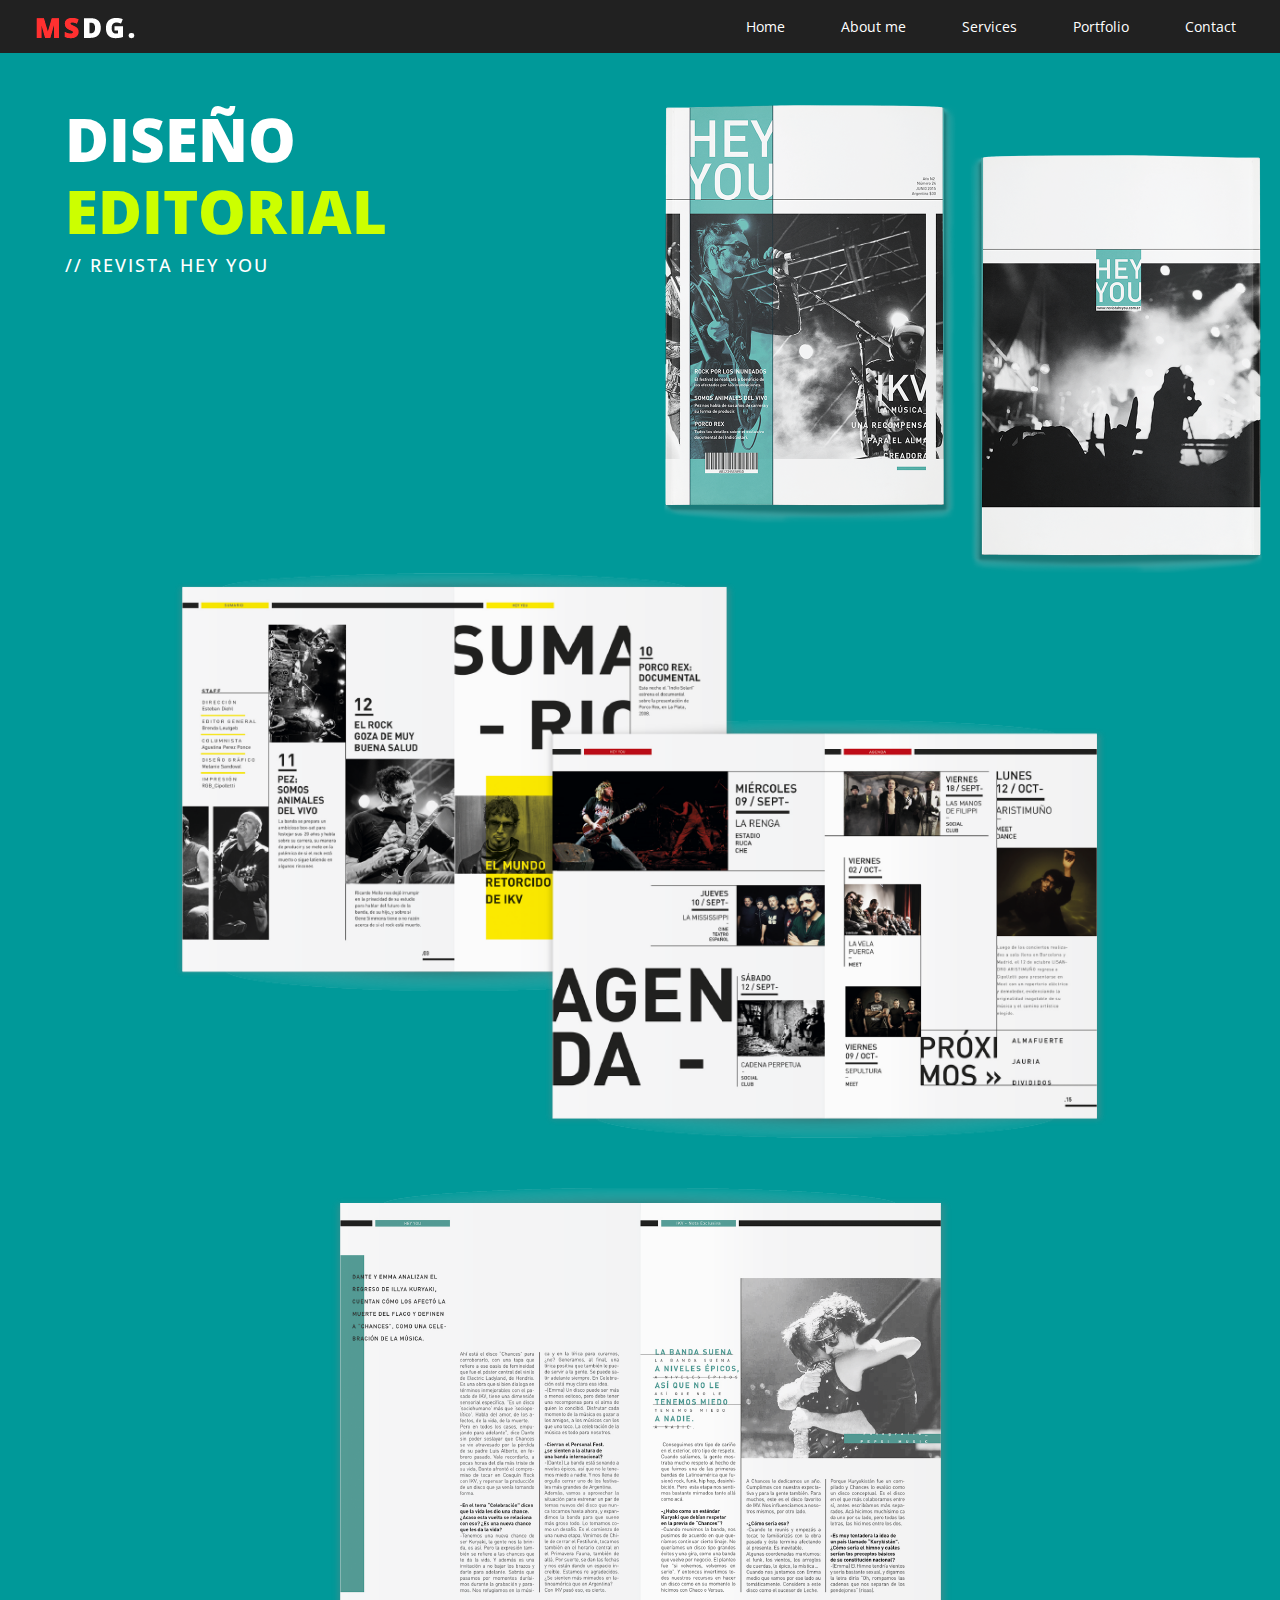
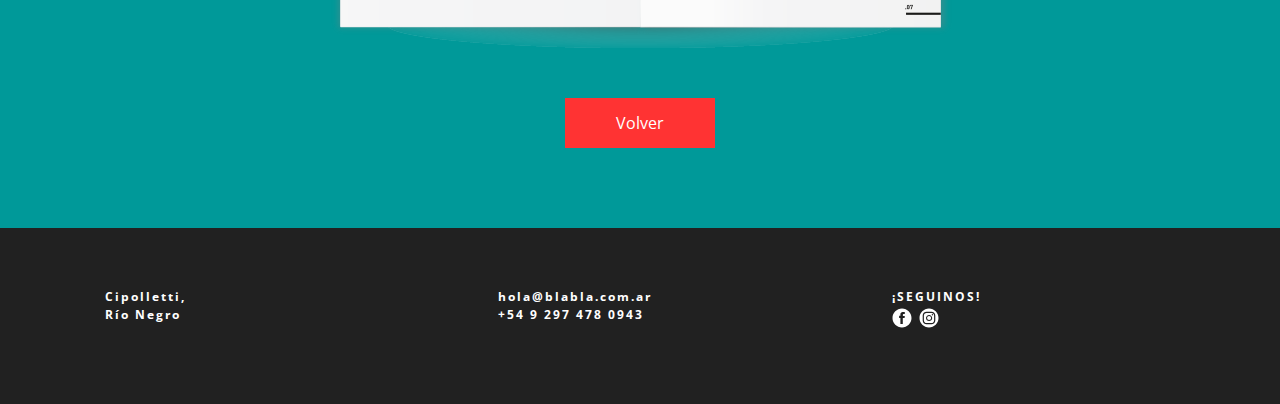
<file: views/porf_heyou.html>
<!doctype html>
<html lang="es">
  <head>
    <!-- Required meta tags -->
    <meta charset="utf-8">
    <meta name="viewport" content="width=device-width, initial-scale=1, shrink-to-fit=no">

    <!-- Bootstrap CSS -->
    <link rel="stylesheet" href="../css/bootstrap.min.css">
    <link rel="stylesheet" type="text/css" href="../css/estilos.css">
    <link href="https://fonts.googleapis.com/css2?family=Open+Sans:ital,wght@0,400;0,700;0,800;1,400;1,700&display=swap" rel="stylesheet">

    <title>Editorial, Revista</title>
    <meta name="description" content="Conocé nuestra selección de trabajos y proyectos.">
    <meta name="keywords" content="PORTFOLIO, PROYECTOS, TRABAJOS, DISEÑO EDITORIAL, REVISTA">
  </head>
  <body>

    <nav class="navbar sticky-top navbar-expand-lg bgnav">
      <a class="navbar-brand" href="../index.html"><img src="../img/logo-09.png" alt="logo" id="#"/></a>
      <button class="navbar-toggler" type="button" data-toggle="collapse" data-target="#navbarNav" aria-controls="navbarNav" aria-expanded="false" aria-label="Toggle navigation">
        <span class="navbar-toggler-icon"></span>
      </button>
      <div class="collapse navbar-collapse" id="navbarNav">
        <ul class="navbar-nav ml-auto">
          <li class="nav-item active">
            <a class="nav-link" href="../index.html">Home</a>
          </li>
          <li class="nav-item">
            <a class="nav-link" href="about.html">About me</a>
          </li>
          <li class="nav-item">
            <a class="nav-link" href="servicios.html">Services</a>
          </li>
          <li class="nav-item">
            <a class="nav-link" href="portfolio.html">Portfolio</a>
          </li>
          <li class="nav-item">
            <a class="nav-link" href="contacto.html">Contact</a>
          </li>
        </ul>
      </div>
    </nav>

    <div class="container-fluid bg-hey">
      
      <div class="row">
        <div class="col-lg-6 col-md-6 col-sm-12">
          <div class="detalleTrabajos">
            <h2>DISEÑO <span>EDITORIAL</span></h2>
            <h3>// REVISTA HEY YOU</h3>
          </div>
        </div>
        <div class="col-lg-6 col-md-6 col-sm-12">
          <div class="heyUno">
            <img src="../img/revista-01-11.png" alt="revista01" width="125%">
          </div>
        </div>
      </div>

      <div class="row">
        <div class="col-lg-12 col-md-6 col-sm-12">
          <div class="heyDos">
            <img src="../img/revista-02.png" alt="revista02" width="75%">
          </div>
        </div>
      </div>
      <div class="row">
        <div class="col-lg-12 col-sm-12">
          <div class="heyTres">
            <img src="../img/revista-03.png" alt="revista03" width="50%">
          </div>
        </div>
      </div>
      
      <div class="row cierre">
        <div>
          <a href="portfolio.html"><button role="button" class="botonV">Volver</button></a>
        </div>
      </div>


      <div class="row footerBlack">
        <div class="col-md-4 col-sm-12">
          <ul class="lista__footer">
            <li>Cipolletti,</li>
            <li>Río Negro</li>
          </ul>
        </div>
        <div class="col-md-4 col-sm-12">
          <ul class="lista__footer">
          <li>hola@blabla.com.ar</li>
          <li>+54 9 297 478 0943</li>
        </ul>
      </div>
      <div class="col-md-4 col-sm-12">
        <ul class="lista__footer">
          <li>¡SEGUINOS!</li>
          <!--Incluir link direccionando a perfiles -->
            <a href="https://www.facebook.com/" target="_blank"><img class="logosredes" src="../img/facebookWhite.svg" alt="logofb"></a>
            <a href="https://www.instagram.com/" target="_blank"><img class="logosredes" src="../img/instagramWhite.svg" alt="logoig"></a>
        </ul>
      </div>
    </div>
</div>


    <!-- Optional JavaScript -->
    <!-- jQuery first, then Popper.js, then Bootstrap JS -->
    <script src="https://code.jquery.com/jquery-3.5.1.slim.min.js" integrity="sha384-DfXdz2htPH0lsSSs5nCTpuj/zy4C+OGpamoFVy38MVBnE+IbbVYUew+OrCXaRkfj" crossorigin="anonymous"></script>
    <script src="https://cdn.jsdelivr.net/npm/popper.js@1.16.0/dist/umd/popper.min.js" integrity="sha384-Q6E9RHvbIyZFJoft+2mJbHaEWldlvI9IOYy5n3zV9zzTtmI3UksdQRVvoxMfooAo" crossorigin="anonymous"></script>
    <script src="../js/bootstrap.min.js"></script>
  </body>
</html>
</file>
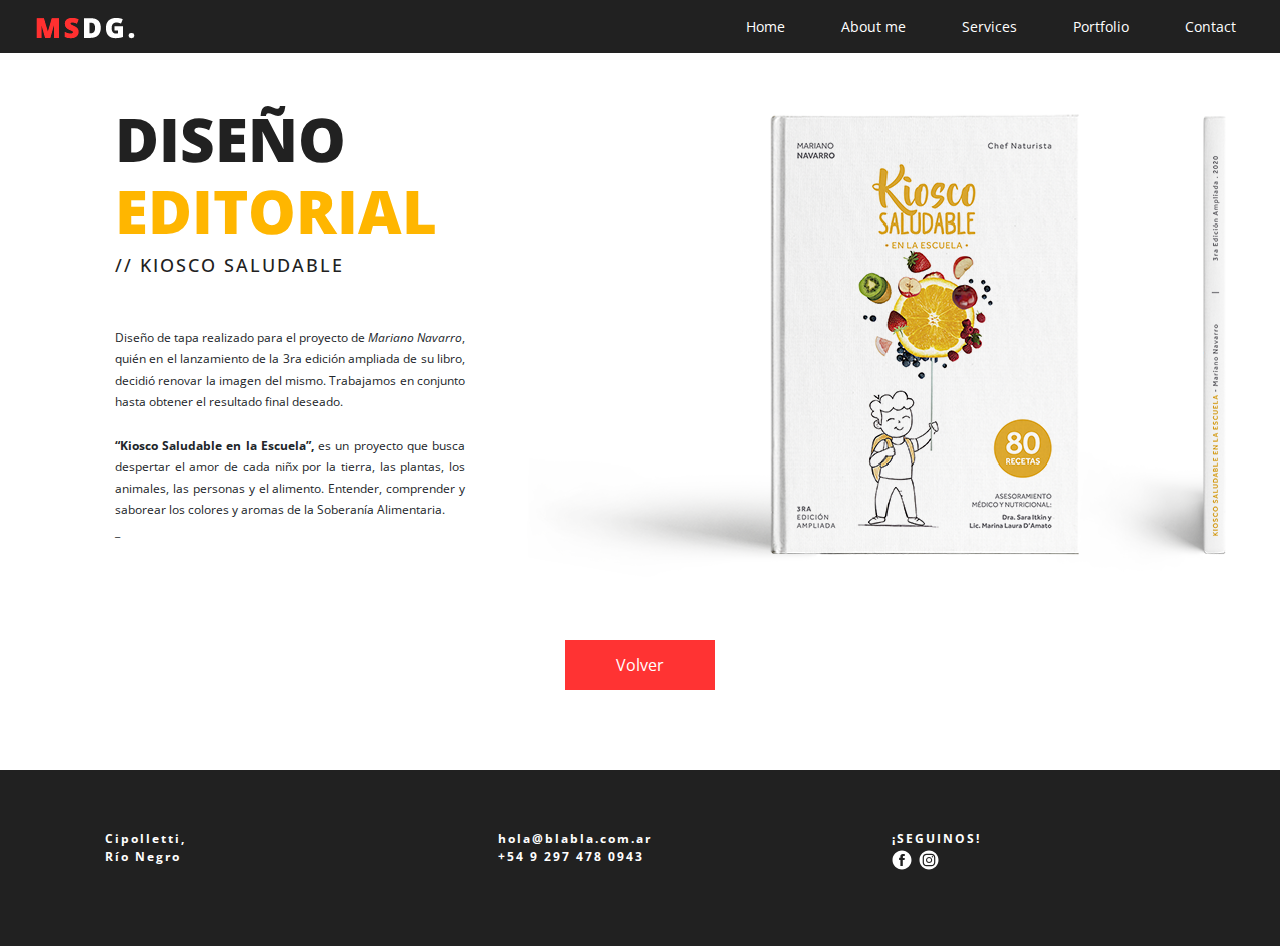
<file: views/porf_libro.html>
<!doctype html>
<html lang="es">
  <head>
    <!-- Required meta tags -->
    <meta charset="utf-8">
    <meta name="viewport" content="width=device-width, initial-scale=1, shrink-to-fit=no">

    <!-- Bootstrap CSS -->
    <link rel="stylesheet" href="../css/bootstrap.min.css">
    <link rel="stylesheet" type="text/css" href="../css/estilos.css">
    <link href="https://fonts.googleapis.com/css2?family=Open+Sans:ital,wght@0,400;0,700;0,800;1,400;1,700&display=swap" rel="stylesheet">

    <title>Diseño Tapa de Libro</title>
    <meta name="description" content="Conocé nuestra selección de trabajos y proyectos.">
    <meta name="keywords" content="PORTFOLIO, PROYECTOS, TRABAJOS, DISEÑO EDITORIAL, LIBRO, ARTE TAPA">
  </head>
  <body>

    <nav class="navbar sticky-top navbar-expand-lg bgnav">
      <a class="navbar-brand" href="../index.html"><img src="../img/logo-09.png" alt="logo" id="#"/></a>
      <button class="navbar-toggler" type="button" data-toggle="collapse" data-target="#navbarNav" aria-controls="navbarNav" aria-expanded="false" aria-label="Toggle navigation">
        <span class="navbar-toggler-icon"></span>
      </button>
      <div class="collapse navbar-collapse" id="navbarNav">
        <ul class="navbar-nav ml-auto">
          <li class="nav-item active">
            <a class="nav-link" href="../index.html">Home</a>
          </li>
          <li class="nav-item">
            <a class="nav-link" href="about.html">About me</a>
          </li>
          <li class="nav-item">
            <a class="nav-link" href="servicios.html">Services</a>
          </li>
          <li class="nav-item">
            <a class="nav-link" href="portfolio.html">Portfolio</a>
          </li>
          <li class="nav-item">
            <a class="nav-link" href="contacto.html">Contact</a>
          </li>
        </ul>
      </div>
    </nav>

    <div class="container-fluid">
      
      <div class="row">
        <div class="col-lg-6 col-md-12 col-sm-12">
          <div class="kiosco">
            <h2>DISEÑO <span>EDITORIAL</span></h2>
            <h3>// KIOSCO SALUDABLE</h3>
            <p>Diseño de tapa realizado para el proyecto de <em>Mariano Navarro</em>, quién en el lanzamiento de la 3ra edición ampliada de su libro, decidió renovar la imagen del mismo. Trabajamos en conjunto hasta obtener el resultado final deseado. <br> <br>
            <strong>“Kiosco Saludable en la Escuela”,</strong> es un proyecto que busca despertar el amor de cada niñx por la tierra, las plantas, los animales, las personas y el alimento. Entender, comprender y saborear los colores y aromas de la Soberanía Alimentaria.<br>_ </p>
          </div>
        </div>
        <div class="col-lg-6 col-md-12 col-sm-12">
          <div class="imgLibro">
            <img id="libro" src="../img/libro-14.png" alt="tapalibro">
          </div>
        </div>
      </div>
      
      <!-- proceso 
      <div class="row bg-orange">
        <div class="col-lg-6 col-md-6 col-sm-6">
          <div class="cajatxt">
            <h3>UN POCO</h3>
            <h3 class="extrab">DE PROCESO</h3>
          </div>
        </div>
        <div class="col-lg-6 col-md-6 col-sm-6">
          <div class="bocetos">
            <text>// bocetos</text>
          </div>
        </div>
      </div>
      
      
      <div class="row padd-">
        <div class="col-lg-4 col-md-6 col-sm-12">
          <img src="../img/collage 1.png" alt="bocetos">
        </div>
        <div class="col-lg-4 col-md-6 col-sm-12">
          <img src="../img/collage 2.png" alt="bocetos">
        </div>
        <div class="col-lg-4 col-md-6 col-sm-12">
          <img src="../img/collage 3.png" alt="bocetos">
        </div>
      </div>

      -->

      <div class="row cierre">
        <div>
          <a href="portfolio.html"><button role="button" class="botonV">Volver</button></a>
        </div>
      </div>

      
      <div class="row footerBlack">
          <div class="col-md-4 col-sm-12">
            <ul class="lista__footer">
              <li>Cipolletti,</li>
              <li>Río Negro</li>
            </ul>
          </div>
          <div class="col-md-4 col-sm-12">
            <ul class="lista__footer">
              <li>hola@blabla.com.ar</li>
              <li>+54 9 297 478 0943</li>
            </ul>
          </div>
          <div class="col-md-4 col-sm-12">
            <ul class="lista__footer">
              <li>¡SEGUINOS!</li>
              <!--Incluir link direccionando a perfiles -->
              <a href="https://www.facebook.com/" target="_blank"><img class="logosredes" src="../img/facebookWhite.svg" alt="logofb"></a>
              <a href="https://www.instagram.com/" target="_blank"><img class="logosredes" src="../img/instagramWhite.svg" alt="logoig"></a>
            </ul>
          </div>
      </div>
  </div>


    <!-- Optional JavaScript -->
    <!-- jQuery first, then Popper.js, then Bootstrap JS -->
    <script src="https://code.jquery.com/jquery-3.5.1.slim.min.js" integrity="sha384-DfXdz2htPH0lsSSs5nCTpuj/zy4C+OGpamoFVy38MVBnE+IbbVYUew+OrCXaRkfj" crossorigin="anonymous"></script>
    <script src="https://cdn.jsdelivr.net/npm/popper.js@1.16.0/dist/umd/popper.min.js" integrity="sha384-Q6E9RHvbIyZFJoft+2mJbHaEWldlvI9IOYy5n3zV9zzTtmI3UksdQRVvoxMfooAo" crossorigin="anonymous"></script>
    <script src="../js/bootstrap.min.js"></script>
  </body>
</html>
</file>
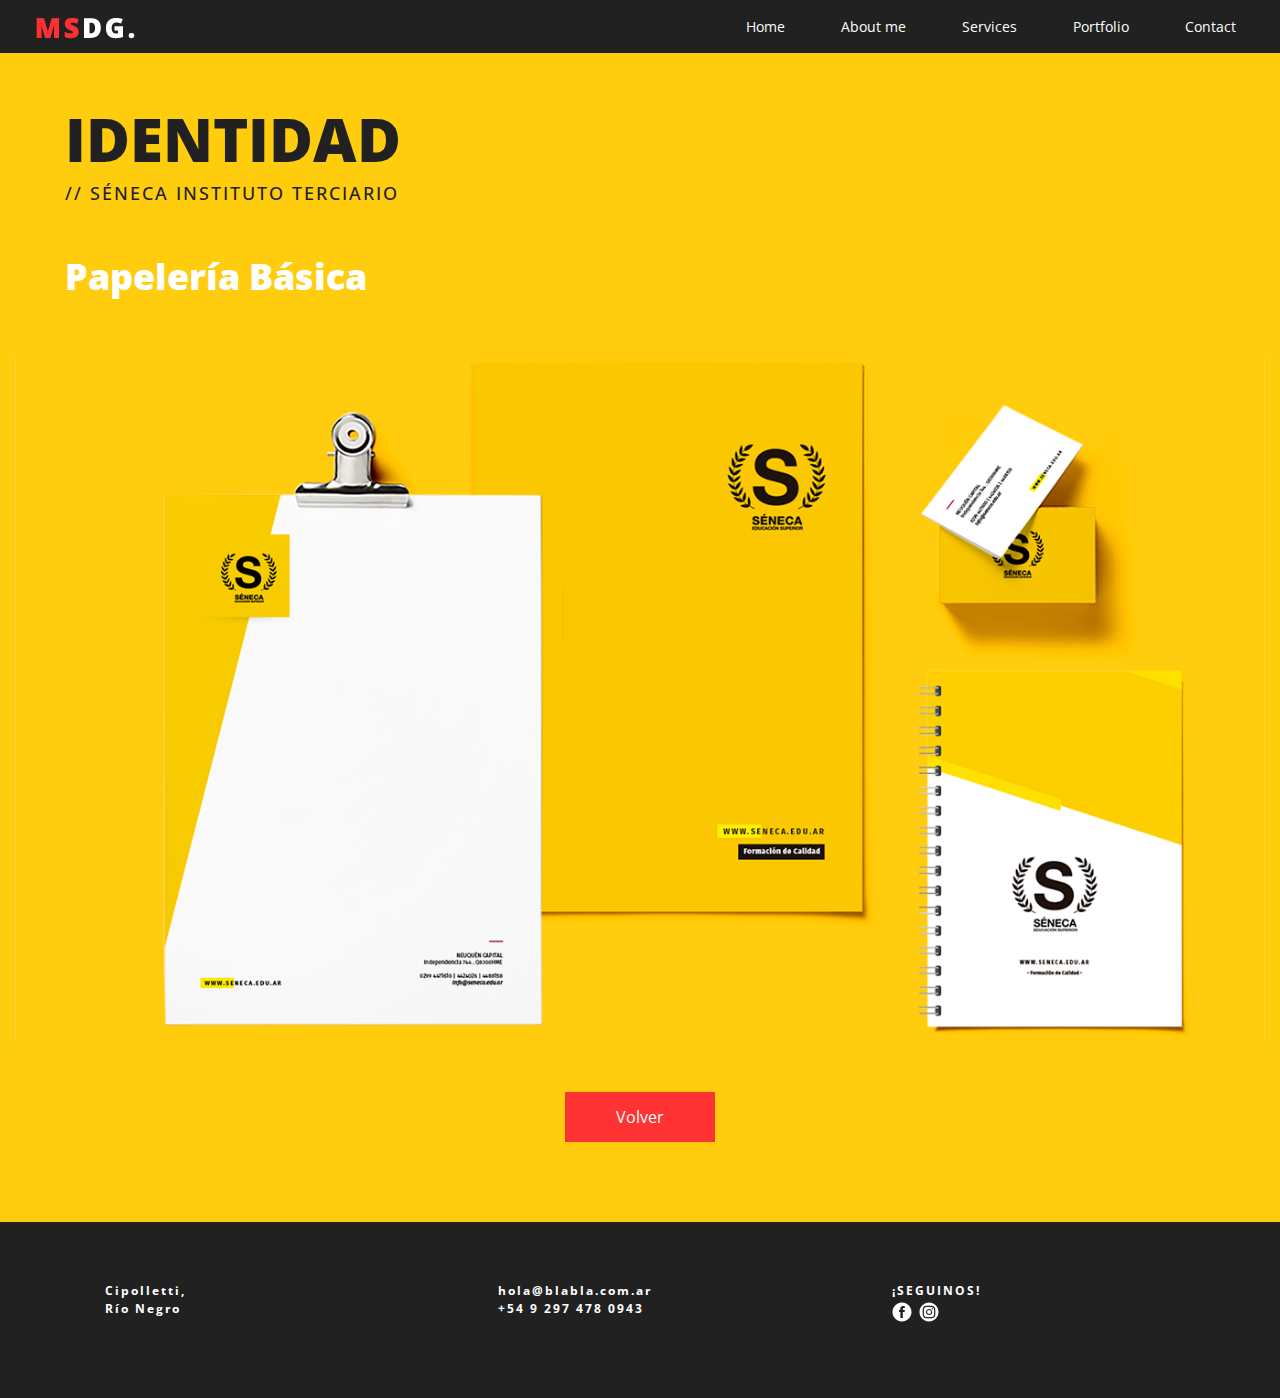
<file: views/porf_papeleria.html>
<!doctype html>
<html lang="es">
  <head>
    <!-- Required meta tags -->
    <meta charset="utf-8">
    <meta name="viewport" content="width=device-width, initial-scale=1, shrink-to-fit=no">

    <!-- Bootstrap CSS -->
    <link rel="stylesheet" href="../css/bootstrap.min.css">
    <link rel="stylesheet" type="text/css" href="../css/estilos.css">
    <link href="https://fonts.googleapis.com/css2?family=Open+Sans:ital,wght@0,400;0,700;0,800;1,400;1,700&display=swap" rel="stylesheet">

    <title>Papelería Institucional</title>
    <meta name="description" content="Conocé nuestra selección de trabajos y proyectos.">
    <meta name="keywords" content="PORTFOLIO, PROYECTOS, TRABAJOS, PAPELERIA, DISEÑO CORPORATIVO">
  </head>
  <body>

    <nav class="navbar sticky-top navbar-expand-lg bgnav">
      <a class="navbar-brand" href="../index.html"><img src="../img/logo-09.png" alt="logo" id="#"/></a>
      <button class="navbar-toggler" type="button" data-toggle="collapse" data-target="#navbarNav" aria-controls="navbarNav" aria-expanded="false" aria-label="Toggle navigation">
        <span class="navbar-toggler-icon"></span>
      </button>
      <div class="collapse navbar-collapse" id="navbarNav">
        <ul class="navbar-nav ml-auto">
          <li class="nav-item active">
            <a class="nav-link" href="../index.html">Home</a>
          </li>
          <li class="nav-item">
            <a class="nav-link" href="about.html">About me</a>
          </li>
          <li class="nav-item">
            <a class="nav-link" href="servicios.html">Services</a>
          </li>
          <li class="nav-item">
            <a class="nav-link" href="portfolio.html">Portfolio</a>
          </li>
          <li class="nav-item">
            <a class="nav-link" href="contacto.html">Contact</a>
          </li>
        </ul>
      </div>
    </nav>

    <div class="container-fluid bg-yellow">
      
      <div class="row">
        <div class="col-lg-12 col-md-12 col-sm-12">
          <div class="detalleTrabajos">
            <h2>IDENTIDAD</h2>
            <h3>// SÉNECA INSTITUTO TERCIARIO</h3>
            <h3 class="subt">Papelería Básica</h3>
          </div>
        </div>
      </div>

      <div class="row">
        <div class="col-lg-12 col-md-12 col-sm-12">
          <div>
            <img src="../img/papeleria.png" alt="identidad" width="100%">
          </div>
        </div>
      </div>
      
      <div class="row cierre">
        <div>
          <a href="portfolio.html"><button role="button" class="botonV">Volver</button></a>
        </div>
      </div>


      <div class="row footerBlack">
        <div class="col-md-4 col-sm-12">
          <ul class="lista__footer">
            <li>Cipolletti,</li>
            <li>Río Negro</li>
          </ul>
        </div>
        <div class="col-md-4 col-sm-12">
          <ul class="lista__footer">
          <li>hola@blabla.com.ar</li>
          <li>+54 9 297 478 0943</li>
        </ul>
      </div>
      <div class="col-md-4 col-sm-12">
        <ul class="lista__footer">
          <li>¡SEGUINOS!</li>
          <!--Incluir link direccionando a perfiles -->
            <a href="https://www.facebook.com/" target="_blank"><img class="logosredes" src="../img/facebookWhite.svg" alt="logofb"></a>
            <a href="https://www.instagram.com/" target="_blank"><img class="logosredes" src="../img/instagramWhite.svg" alt="logoig"></a>
        </ul>
      </div>
    </div>
</div>


    <!-- Optional JavaScript -->
    <!-- jQuery first, then Popper.js, then Bootstrap JS -->
    <script src="https://code.jquery.com/jquery-3.5.1.slim.min.js" integrity="sha384-DfXdz2htPH0lsSSs5nCTpuj/zy4C+OGpamoFVy38MVBnE+IbbVYUew+OrCXaRkfj" crossorigin="anonymous"></script>
    <script src="https://cdn.jsdelivr.net/npm/popper.js@1.16.0/dist/umd/popper.min.js" integrity="sha384-Q6E9RHvbIyZFJoft+2mJbHaEWldlvI9IOYy5n3zV9zzTtmI3UksdQRVvoxMfooAo" crossorigin="anonymous"></script>
    <script src="../js/bootstrap.min.js"></script>
  </body>
</html>
</file>
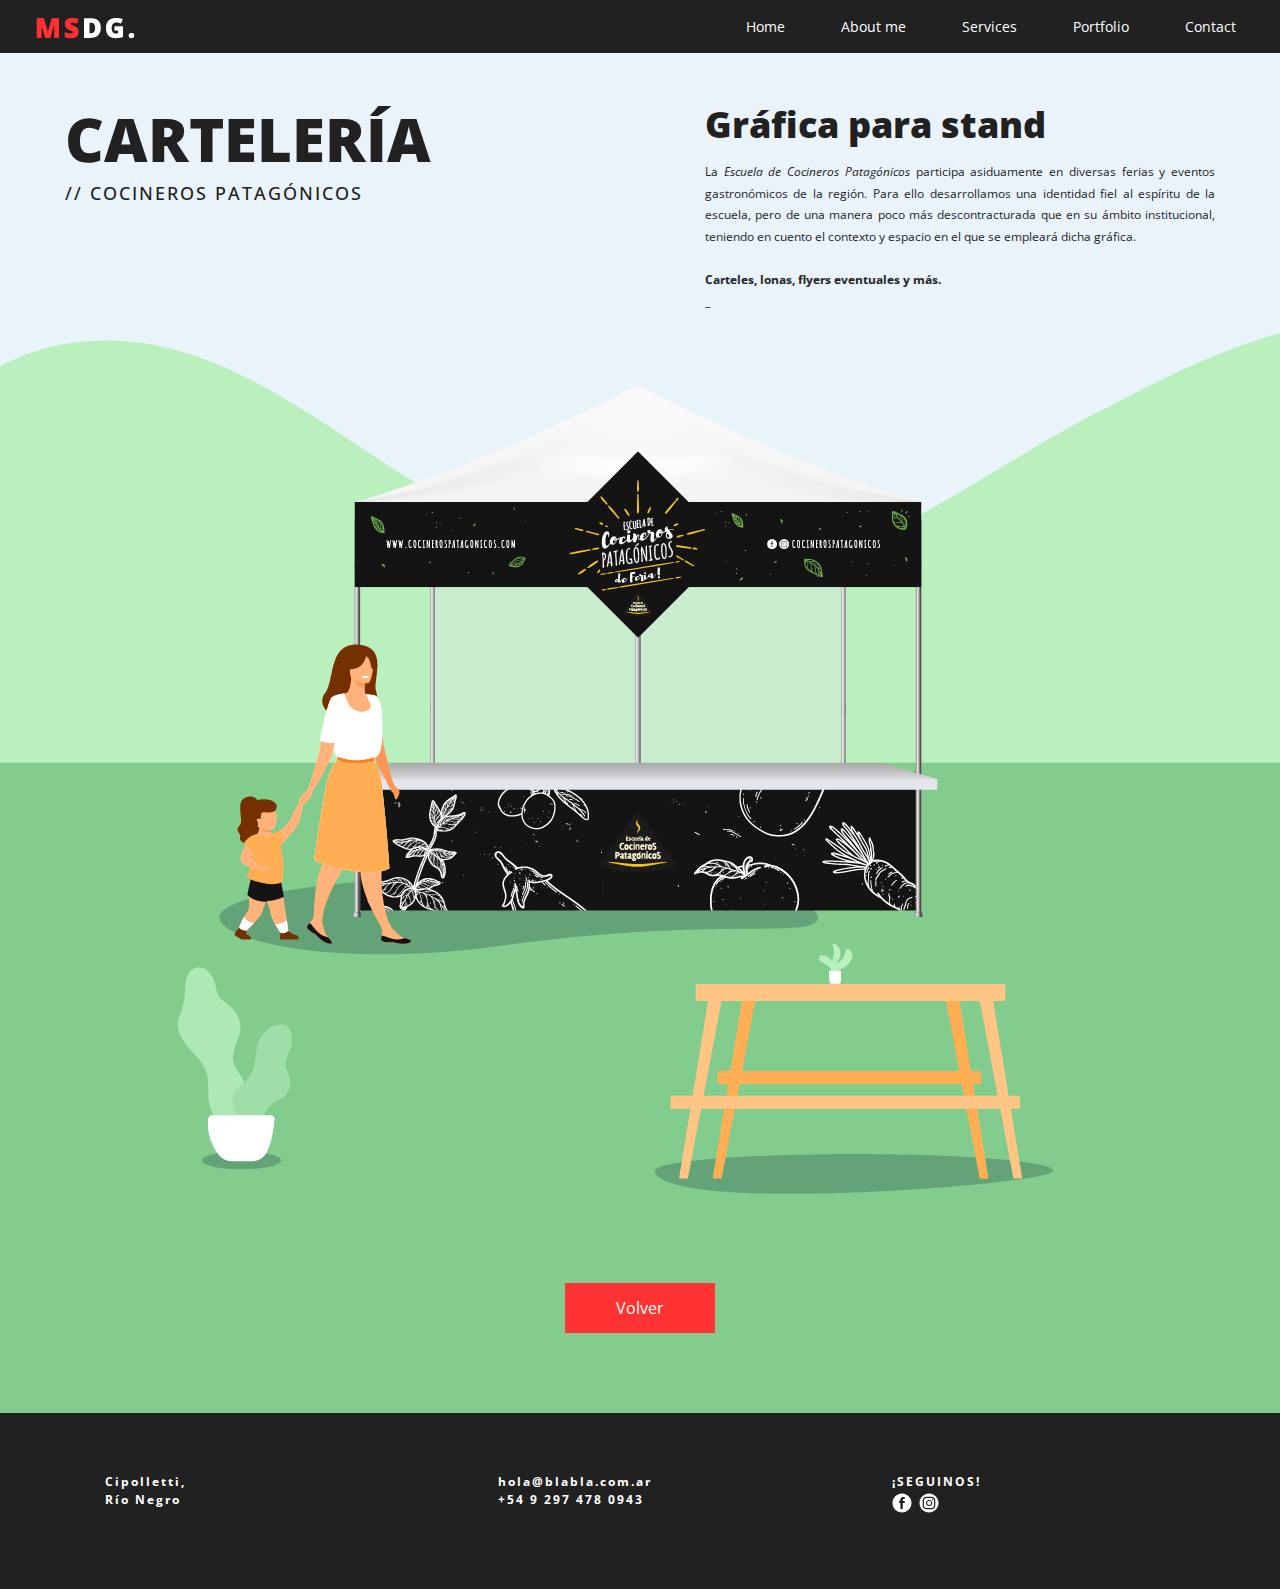
<file: views/porf_stand.html>
<!doctype html>
<html lang="es">
  <head>
    <!-- Required meta tags -->
    <meta charset="utf-8">
    <meta name="viewport" content="width=device-width, initial-scale=1, shrink-to-fit=no">

    <!-- Bootstrap CSS -->
    <link rel="stylesheet" href="../css/bootstrap.min.css">
    <link rel="stylesheet" type="text/css" href="../css/estilos.css">
    <link href="https://fonts.googleapis.com/css2?family=Open+Sans:ital,wght@0,400;0,700;0,800;1,400;1,700&display=swap" rel="stylesheet">

    <title>Cartelería, Diseño Stand</title>
    <meta name="description" content="Conocé nuestra selección de trabajos y proyectos.">
    <meta name="keywords" content="PORTFOLIO, PROYECTOS, TRABAJOS, PUBLICIDAD, GRAFICA, STAND">
  </head>
  <body>

    <nav class="navbar sticky-top navbar-expand-lg bgnav">
      <a class="navbar-brand" href="../index.html"><img src="../img/logo-09.png" alt="logo" id="#"/></a>
      <button class="navbar-toggler" type="button" data-toggle="collapse" data-target="#navbarNav" aria-controls="navbarNav" aria-expanded="false" aria-label="Toggle navigation">
        <span class="navbar-toggler-icon"></span>
      </button>
      <div class="collapse navbar-collapse" id="navbarNav">
        <ul class="navbar-nav ml-auto">
          <li class="nav-item active">
            <a class="nav-link" href="../index.html">Home</a>
          </li>
          <li class="nav-item">
            <a class="nav-link" href="about.html">About me</a>
          </li>
          <li class="nav-item">
            <a class="nav-link" href="servicios.html">Services</a>
          </li>
          <li class="nav-item">
            <a class="nav-link" href="portfolio.html">Portfolio</a>
          </li>
          <li class="nav-item">
            <a class="nav-link" href="contacto.html">Contact</a>
          </li>
        </ul>
      </div>
    </nav>

    <div class="container-fluid">
      
      <div class="row bg-stand">
        <div class="col-lg-6 col-md-6 col-sm-12">
          <div class="stand">
            <h2>CARTELERÍA</h2>
            <h3>// COCINEROS PATAGÓNICOS</h3>
          </div>
        </div>
        <div class="col-lg-6 col-md-6 col-sm-12">
          <div class="stanDos">
            <h3 class="subt">Gráfica para stand</h3>
            <p>La <em>Escuela de Cocineros Patagónicos</em> participa asiduamente en diversas ferias y eventos gastronómicos de la región. Para ello desarrollamos una identidad fiel al espíritu de la escuela, pero de una manera poco más descontracturada que en su ámbito institucional, teniendo en cuento el contexto y espacio en el que se empleará dicha gráfica. <br> <br><strong>Carteles, lonas, flyers eventuales y más.</strong><br>_ </p>
          </div>
        </div>
      </div>

      <div class="row">
        <div class="col-lg-12 col-md-12 col-sm-12 nopad">
          <div class="standContainer">
            <img class="imgStand" src="../img/stand-11.png" alt="diseñoStand"> 
          </div>
        </div>
      </div>

      <div class="row cierre-stand">
        <div>
          <a href="portfolio.html"><button role="button" class="botonV">Volver</button></a>
        </div>
      </div>

      
      <div class="row footerBlack">
          <div class="col-md-4 col-sm-12">
            <ul class="lista__footer">
              <li>Cipolletti,</li>
              <li>Río Negro</li>
            </ul>
          </div>
          <div class="col-md-4 col-sm-12">
            <ul class="lista__footer">
              <li>hola@blabla.com.ar</li>
              <li>+54 9 297 478 0943</li>
            </ul>
          </div>
          <div class="col-md-4 col-sm-12">
            <ul class="lista__footer">
              <li>¡SEGUINOS!</li>
              <!--Incluir link direccionando a perfiles -->
              <a href="https://www.facebook.com/" target="_blank"><img class="logosredes" src="../img/facebookWhite.svg" alt="logofb"></a>
              <a href="https://www.instagram.com/" target="_blank"><img class="logosredes" src="../img/instagramWhite.svg" alt="logoig"></a>
            </ul>
          </div>
      </div>
  </div>


    <!-- Optional JavaScript -->
    <!-- jQuery first, then Popper.js, then Bootstrap JS -->
    <script src="https://code.jquery.com/jquery-3.5.1.slim.min.js" integrity="sha384-DfXdz2htPH0lsSSs5nCTpuj/zy4C+OGpamoFVy38MVBnE+IbbVYUew+OrCXaRkfj" crossorigin="anonymous"></script>
    <script src="https://cdn.jsdelivr.net/npm/popper.js@1.16.0/dist/umd/popper.min.js" integrity="sha384-Q6E9RHvbIyZFJoft+2mJbHaEWldlvI9IOYy5n3zV9zzTtmI3UksdQRVvoxMfooAo" crossorigin="anonymous"></script>
    <script src="../js/bootstrap.min.js"></script>
  </body>
</html>
</file>
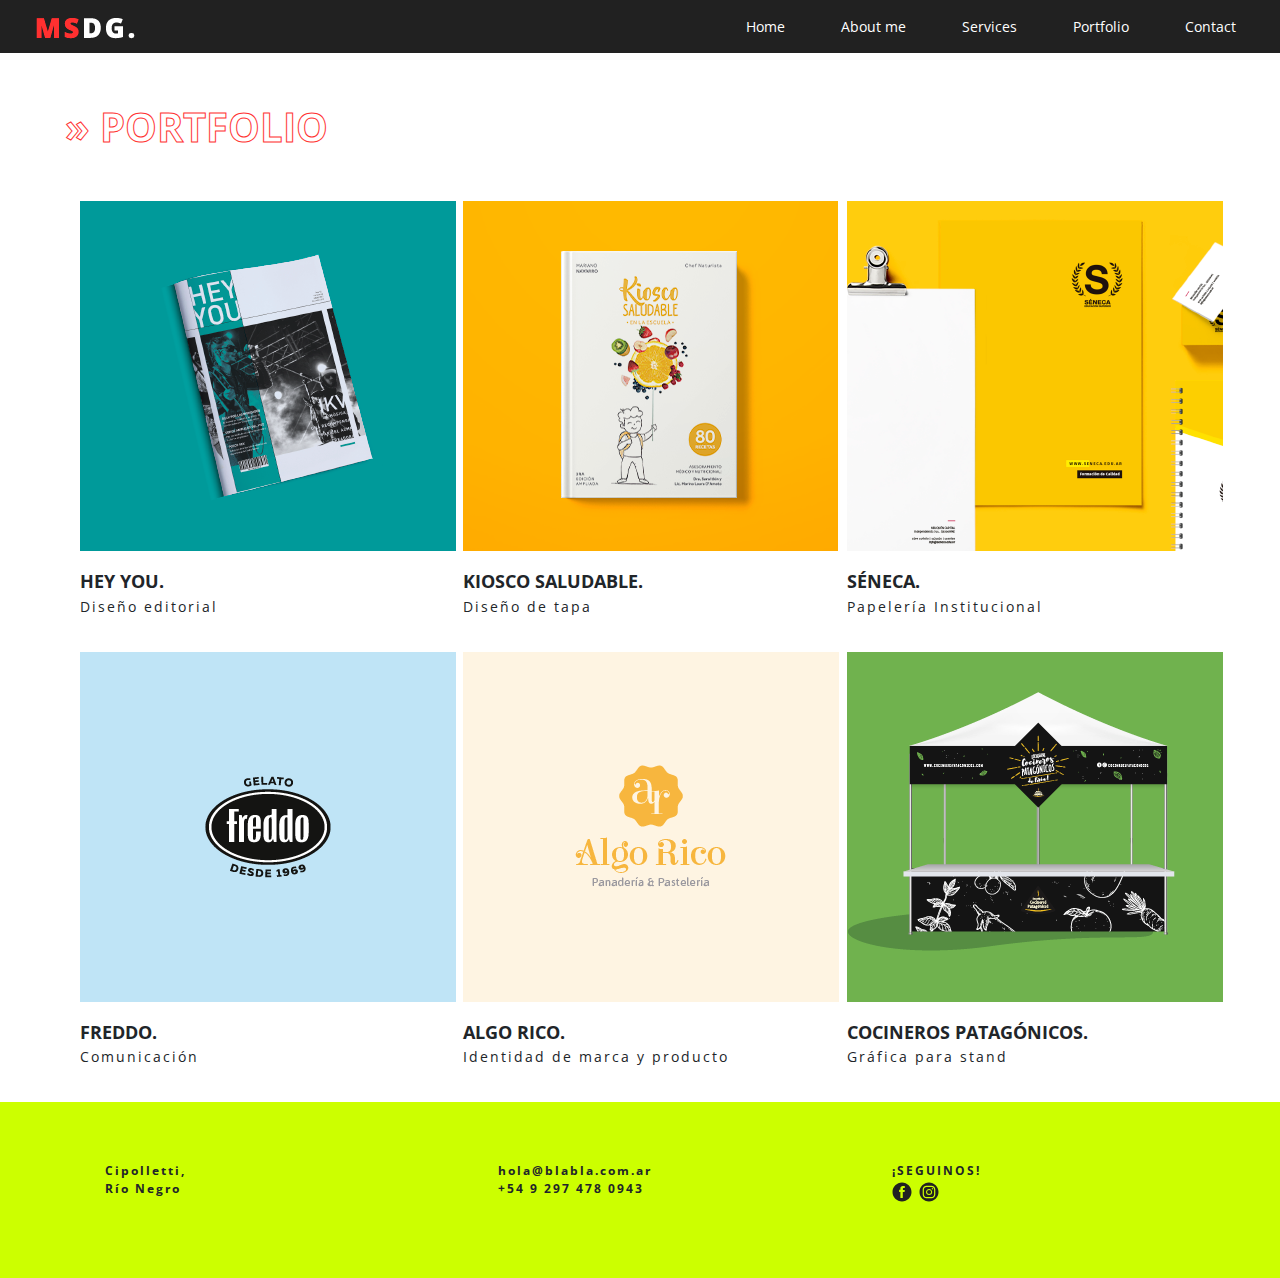
<file: views/portfolio.html>
<!doctype html>
<html lang="es">
  <head>
    <!-- Required meta tags -->
    <meta charset="utf-8">
    <meta name="viewport" content="width=device-width, initial-scale=1, shrink-to-fit=no">

    <!-- Bootstrap CSS -->
    <link rel="stylesheet" href="../css/bootstrap.min.css">
    <link rel="stylesheet" type="text/css" href="../css/estilos.css">
    <link href="https://fonts.googleapis.com/css2?family=Open+Sans:ital,wght@0,400;0,700;0,800;1,400;1,700&display=swap" rel="stylesheet">

    <title>Portfolio</title>
    <meta name="description" content="Conocé cómo trabajamos y por qué elegirnos.">
    <meta name="keywords" content="PORTFOLIO, PROYECTOS, TRABAJOS, MOCKUP, DISEÑOS, COMUNICACION, SERVICIOS">
  </head>
  <body>

    <nav class="navbar sticky-top navbar-expand-lg bgnav">
      <a class="navbar-brand" href="../index.html"><img src="../img/logo-09.png" alt="logo" id="#"/></a>
      <button class="navbar-toggler" type="button" data-toggle="collapse" data-target="#navbarNav" aria-controls="navbarNav" aria-expanded="false" aria-label="Toggle navigation">
        <span class="navbar-toggler-icon"></span>
      </button>
      <div class="collapse navbar-collapse" id="navbarNav">
        <ul class="navbar-nav ml-auto">
          <li class="nav-item active">
            <a class="nav-link" href="../index.html">Home</a>
          </li>
          <li class="nav-item">
            <a class="nav-link" href="about.html">About me</a>
          </li>
          <li class="nav-item">
            <a class="nav-link" href="servicios.html">Services</a>
          </li>
          <li class="nav-item">
            <a class="nav-link" href="portfolio.html">Portfolio</a>
          </li>
          <li class="nav-item">
            <a class="nav-link" href="contacto.html">Contact</a>
          </li>
        </ul>
      </div>
    </nav>

    <div class="container-fluid">
      
      <div class="row">
        <div class="col-md-12">
          <h1>» PORTFOLIO</h1>
        </div>
      </div>

      <div class="row marginLateral">
        <div class="col-lg-4 col-md-6 col-sm-12">
          <div class="button-img">
            <img src="../img/portfolioBTN-01.png" alt="trabajo01">
            <div class="capa">
              <a href="porf_heyou.html" type="button" class="btn">Ver +</a>
            </div>
            <div class="infoTrabajos">
              <h3>HEY YOU.</h3>
              <p>Diseño editorial</p>
            </div>
          </div>
        </div>
        <div class="col-lg-4 col-md-6 col-sm-12">
          <div class="button-img">
            <img src="../img/portfolioBTN-02.png" alt="trabajo02">
            <div class="capa">
              <a href="porf_libro.html" type="button" class="btn">Ver +</a>
            </div>
            <div class="infoTrabajos">
              <h3>KIOSCO SALUDABLE.</h3>
              <p>Diseño de tapa</p>
            </div>
          </div>
        </div>
        <div class="col-lg-4 col-md-6 col-sm-12">
          <div class="button-img">
            <img src="../img/portfolioBTN-03.png" alt="trabajo03">
            <div class="capa">
              <a href="porf_papeleria.html" type="button" class="btn">Ver +</a>
            </div>
            <div class="infoTrabajos">
              <h3>SÉNECA.</h3>
              <p>Papelería Institucional</p>
            </div>
          </div>
        </div>
         <div class="col-lg-4 col-md-6 col-sm-12">
          <div class="button-img">
            <img src="../img/portfolioBTN-04.png" alt="trabajo04">
            <div class="capa">
              <a href="porf_freddo.html" type="button" class="btn">Ver +</a>
            </div>
            <div class="infoTrabajos">
              <h3>FREDDO.</h3>
              <p>Comunicación</p>
            </div>
          </div>
        </div>
        <div class="col-lg-4 col-md-6 col-sm-12">
          <div class="button-img">
            <img src="../img/portfolioBTN-05.png" alt="trabajo05">
            <div class="capa">
              <a type="button" class="btn">Ver +</a>
          </div>
          <div class="infoTrabajos">
              <h3>ALGO RICO.</h3>
              <p>Identidad de marca y producto</p>
            </div>
          </div>
        </div>
        <div class="col-lg-4 col-md-6 col-sm-12">
          <div class="button-img">
            <img src="../img/portfolioBTN-06.png" alt="trabajo06">
            <div class="capa">
              <a href="porf_stand.html" type="button" class="btn">Ver +</a>
            </div>
            <div class="infoTrabajos">
              <h3>COCINEROS PATAGÓNICOS.</h3>
              <p>Gráfica para stand</p>
            </div>
          </div>
        </div>
      </div>

      <div class="row footer">
        <div class="col-md-4 col-sm-12">
          <ul class="lista__footer">
            <li>Cipolletti,</li>
            <li>Río Negro</li>
          </ul>
        </div>
        <div class="col-md-4 col-sm-12">
          <ul class="lista__footer">
          <li>hola@blabla.com.ar</li>
          <li>+54 9 297 478 0943</li>
        </ul>
      </div>
      <div class="col-md-4 col-sm-12">
        <ul class="lista__footer">
          <li>¡SEGUINOS!</li>
          <!--Incluir link direccionando a perfiles -->
            <a href="https://www.facebook.com/" target="_blank"><img class="logosredes" src="../img/facebook.svg" alt="logofb"></a>
            <a href="https://www.instagram.com/" target="_blank"><img class="logosredes" src="../img/instagram.svg" alt="logoig"></a>
        </ul>
      </div>
    </div>
</div>


    <!-- Optional JavaScript -->
    <!-- jQuery first, then Popper.js, then Bootstrap JS -->
    <script src="https://code.jquery.com/jquery-3.5.1.slim.min.js" integrity="sha384-DfXdz2htPH0lsSSs5nCTpuj/zy4C+OGpamoFVy38MVBnE+IbbVYUew+OrCXaRkfj" crossorigin="anonymous"></script>
    <script src="https://cdn.jsdelivr.net/npm/popper.js@1.16.0/dist/umd/popper.min.js" integrity="sha384-Q6E9RHvbIyZFJoft+2mJbHaEWldlvI9IOYy5n3zV9zzTtmI3UksdQRVvoxMfooAo" crossorigin="anonymous"></script>
    <script src="../js/bootstrap.min.js"></script>
  </body>
</html>
</file>
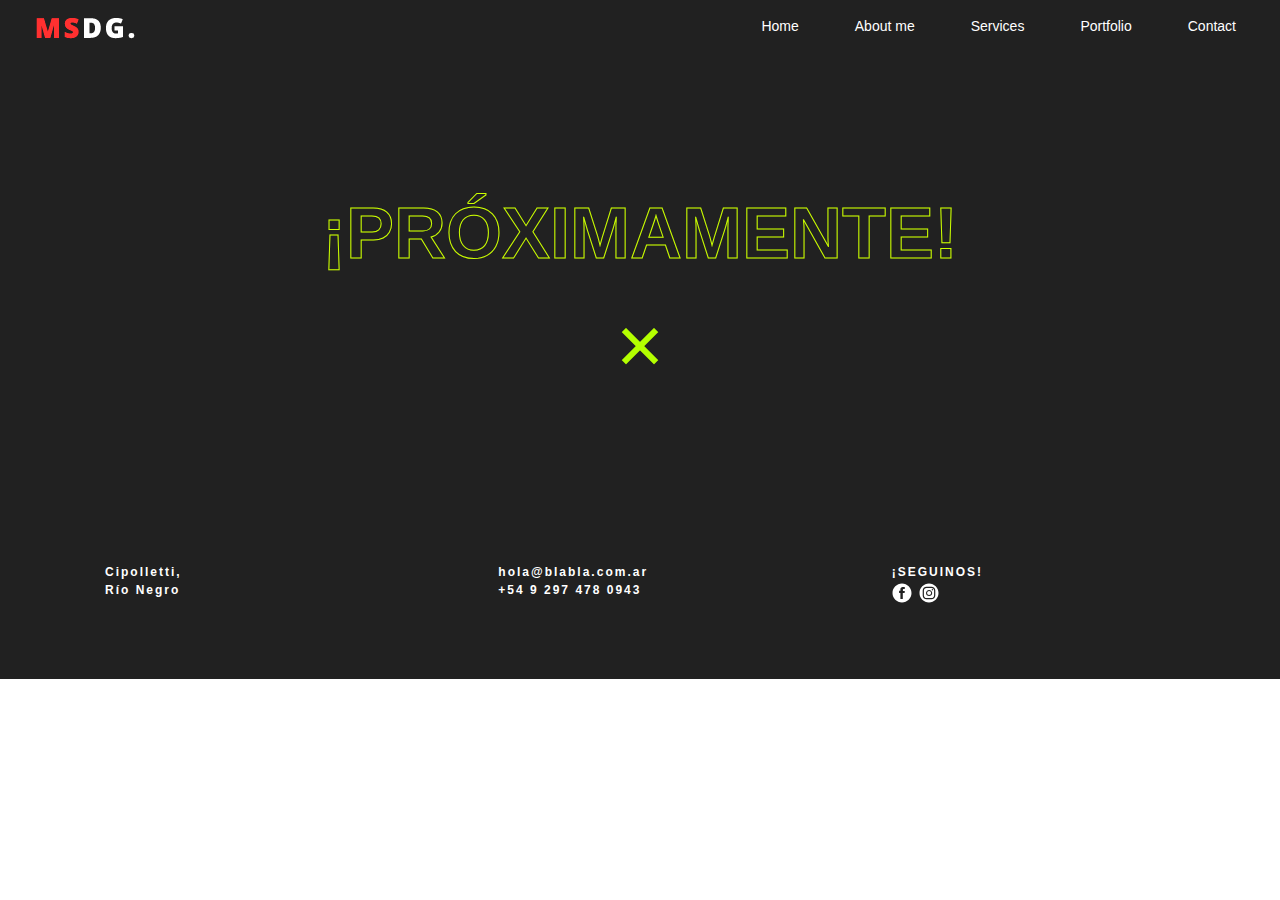
<file: views/prox.html>
<!doctype html>
<html lang="es">
  <head>
    <!-- Required meta tags -->
    <meta charset="utf-8">
    <meta name="viewport" content="width=device-width, initial-scale=1, shrink-to-fit=no">

    <!-- Bootstrap CSS -->
    <link rel="stylesheet" href="../css/bootstrap.min.css">
    <link rel="stylesheet" type="text/css" href="../css/estilos.css">

    <title>Proximamente</title>
  </head>
  <body>

    <nav class="navbar sticky-top navbar-expand-lg bgnav">
      <a class="navbar-brand" href="../index.html"><img src="../img/logo-09.png" alt="logo" id="#"/></a>
      <button class="navbar-toggler" type="button" data-toggle="collapse" data-target="#navbarNav" aria-controls="navbarNav" aria-expanded="false" aria-label="Toggle navigation">
        <span class="navbar-toggler-icon"></span>
      </button>
      <div class="collapse navbar-collapse" id="navbarNav">
        <ul class="navbar-nav ml-auto">
          <li class="nav-item active">
            <a class="nav-link" href="../index.html">Home</a>
          </li>
          <li class="nav-item">
            <a class="nav-link" href="about.html">About me</a>
          </li>
          <li class="nav-item">
            <a class="nav-link" href="servicios.html">Services</a>
          </li>
          <li class="nav-item">
            <a class="nav-link" href="portfolio.html">Portfolio</a>
          </li>
          <li class="nav-item">
            <a class="nav-link" href="contacto.html">Contact</a>
          </li>
        </ul>
      </div>
    </nav>

  <div class="container-fluid">

    <div class="row bg-black">
      <div class="col-lg-12 col-md-12 col-sm-12">
        <h1>¡PRÓXIMAMENTE!</h1>
        <div align="center"><a href="servicios.html" class="nounderline"><img class="BTNcierreverde" src="../img/BTNcierre-08.png" alt="botonCierre"></a></div>
      </div>
    </div>
    
    <div class="row footerBlack">
        <div class="col-md-4 col-sm-12">
          <ul class="lista__footer">
            <li>Cipolletti,</li>
            <li>Río Negro</li>
          </ul>
        </div>
        <div class="col-md-4 col-sm-12">
          <ul class="lista__footer">
          <li>hola@blabla.com.ar</li>
          <li>+54 9 297 478 0943</li>
        </ul>
      </div>
      <div class="col-md-4 col-sm-12">
        <ul class="lista__footer">
          <li>¡SEGUINOS!</li>
          <!--Incluir link direccionando a perfiles -->
            <a href="https://www.facebook.com/" target="_blank"><img class="logosredes" src="../img/facebookWhite.svg" alt="logofb"></a>
            <a href="https://www.instagram.com/" target="_blank"><img class="logosredes" src="../img/instagramWhite.svg" alt="logoig"></a>
        </ul>
      </div>
    </div>

</div> <!-- Cierre Container -->


    <!-- Optional JavaScript -->
    <!-- jQuery first, then Popper.js, then Bootstrap JS -->
    <script src="https://code.jquery.com/jquery-3.5.1.slim.min.js" integrity="sha384-DfXdz2htPH0lsSSs5nCTpuj/zy4C+OGpamoFVy38MVBnE+IbbVYUew+OrCXaRkfj" crossorigin="anonymous"></script>
    <script src="https://cdn.jsdelivr.net/npm/popper.js@1.16.0/dist/umd/popper.min.js" integrity="sha384-Q6E9RHvbIyZFJoft+2mJbHaEWldlvI9IOYy5n3zV9zzTtmI3UksdQRVvoxMfooAo" crossorigin="anonymous"></script>
    <script src="../js/bootstrap.min.js"></script>
  </body>
</html>
</file>
<file: css/estilos.css>
@charset "UTF-8";
.recuadro {
  display: flex;
  justify-content: center;
  align-items: center;
  width: 350px;
  height: 350px;
  border: 1px solid #FF3333;
  margin-bottom: 50px; }
  .recuadro .servicios h2 {
    color: #212121;
    font-weight: 800; }
  .recuadro .servicios .color {
    color: #FF3333;
    margin-top: -5px; }

.recuadro:hover {
  border: 1px solid #FF3333;
  background-color: #FF3333; }
  .recuadro:hover h2 {
    color: #CCFF00;
    font-weight: 300; }
  .recuadro:hover .color {
    color: white;
    font-weight: 800;
    margin-top: -5px;
    opacity: 1; }

@media (max-width: 768px) {
  .recuadro {
    width: 300px;
    height: 300px; } }

.servFrase {
  font-size: 30px;
  font-weight: 700;
  color: #D8D8D8;
  padding-bottom: 25px; }

.hablemosBtn {
  margin-bottom: 50px; }
  .hablemosBtn input {
    border-style: none;
    background-color: #FF3333;
    color: white;
    width: 200px;
    height: 50px; }
  .hablemosBtn input:hover {
    background-color: #212121; }

/* ESTILOS SERVICIOS DISEÑO GRÁFICO */
.serviciosdg {
  display: flex;
  justify-content: flex-start;
  margin: 100px 0px 50px 50px; }
  .serviciosdg h1 {
    font-weight: 700;
    margin: 0px; }
  .serviciosdg .color {
    color: #FF3333;
    font-weight: 800;
    -webkit-text-stroke: 0px transparent;
    margin: 0px; }

.BTNcierre {
  margin-top: 100px; }

.BTNcierre:hover {
  opacity: 0; }

/* DESACTIVADO
.serviciosoff {
	h2 {
		font-weight: $extrabold;
		color: $grisclaro;
	}
	.segundalinea {
		margin-top: -5px;
	}
}
*/
.marginTop {
  margin-top: 50px; }

.categorias {
  display: flex;
  flex-direction: column;
  width: 300px; }
  .categorias .subtitulos {
    font-size: 18px;
    font-weight: 700;
    color: #212121;
    letter-spacing: 2px;
    margin-top: 10px; }
  .categorias p {
    font-size: 12px;
    font-weight: 400;
    text-align: left;
    line-height: 1.5; }

.subtitulos:hover {
  color: #FF3333; }

@media (max-width: 992px) {
  .categorias {
    width: 250px; }
    .categorias p {
      text-align: left; } }

@media (max-width: 768px) {
  .categorias {
    width: 180px; }
    .categorias p {
      text-align: left; } }

@media (max-width: 576px) {
  .categorias {
    width: 300px; } }

.categorias p {
  text-align: left; }

.lineados {
  margin: 25px 0px 50px 0px; }

.btnAtras:hover {
  border-color: #212121; }

a .btnServ .recuadro:hover {
  background-color: #CCFF00; }

.bg-black {
  display: flex;
  justify-content: center;
  align-items: center;
  background-color: #212121;
  height: 450px; }
  .bg-black h1 {
    text-align: center;
    font-size: 72px;
    font-weight: 700;
    -webkit-text-stroke: 1px #CCFF00;
    color: transparent;
    margin: 0px; }
    @media (max-width: 576px) {
      .bg-black h1 {
        font-size: 18px; } }
    @media (max-width: 768px) {
      .bg-black h1 {
        font-size: 48px; } }
  .bg-black .BTNcierreverde {
    margin-top: 50px; }

.BTNcierreverde:hover {
  opacity: 0; }

.button-img {
  display: inline-block;
  position: relative; }
  .button-img img {
    cursor: pointer;
    transition: all 500ms ease-out; }
  .button-img .capa {
    position: absolute;
    top: 0;
    width: 376px;
    height: 350px;
    background-color: #212121;
    transition: all 500ms ease-out;
    opacity: 0px;
    visibility: hidden; }
    .button-img .capa a {
      position: absolute;
      width: 100px;
      top: 155px;
      right: 137px;
      border-color: #FF3333;
      border-radius: 0px;
      color: #FF3333; }
  .button-img .infoTrabajos {
    margin-top: 20px;
    margin-bottom: 35px; }
    .button-img .infoTrabajos h3 {
      font-size: 18px;
      font-weight: 700; }
    .button-img .infoTrabajos p {
      font-size: 14px;
      letter-spacing: 2px;
      margin-top: -5px; }

a:active {
  text-decoration: none;
  -moz-box-shadow: 0px 0px 0px transparent;
  -webkit-box-shadow: 0px 0px 0px transparent;
  box-shadow: 0px 0px 0px transparent; }

.button-img:hover > .capa {
  opacity: 0.95;
  visibility: visible; }

/* SUBPÁGINAS TRABAJOS */
.detalleTrabajos {
  width: 350px;
  margin: 50px 25px 0px 50px; }
  .detalleTrabajos h2 {
    font-size: 60px;
    font-weight: 800;
    color: white;
    border: 0px; }
  .detalleTrabajos span {
    color: #CCFF00; }
  .detalleTrabajos h3 {
    color: white;
    font-size: 18px;
    letter-spacing: 2px; }

.heyUno {
  display: flex;
  justify-content: center;
  margin: 50px 50px 0px 50px; }

.heyDos {
  display: flex;
  justify-content: center; }

.heyTres {
  display: flex;
  justify-content: center;
  margin-top: 50px; }

.bg-hey {
  background-color: #009999; }

.cierre {
  display: flex;
  flex-direction: row;
  justify-content: center;
  margin-bottom: 80px;
  margin-top: 50px; }
  .cierre a {
    text-decoration: none; }
  .cierre .botonV {
    display: block;
    border-style: none;
    background-color: #FF3333;
    color: white;
    width: 150px;
    height: 50px; }

.botonV:hover {
  background-color: #212121;
  color: #CCFF00; }

button .botonV:focus {
  border-radius: 0px;
  border-color: transparent; }

.kiosco {
  width: 350px;
  margin: 50px 0px 0px 100px; }
  .kiosco h2 {
    font-size: 60px;
    font-weight: 800;
    color: #212121;
    border: 0px; }
  .kiosco span {
    color: #ffb600; }
  .kiosco h3 {
    color: #212121;
    font-size: 18px;
    letter-spacing: 2px; }
  .kiosco p {
    margin-top: 50px;
    font-size: 12px;
    font-weight: 400;
    text-align: justify;
    line-height: 1.8; }

.bg-orange {
  margin-top: 35px;
  position: relative;
  background-color: #ffb600;
  height: 450px; }
  .bg-orange .cajatxt {
    padding-left: 50px;
    padding-top: 50px;
    width: 200px; }
    .bg-orange .cajatxt h3 {
      font-size: 24px;
      color: white;
      margin-bottom: -3px; }
    .bg-orange .cajatxt .extrab {
      font-weight: 800; }

.imgLibro {
  display: flex;
  justify-content: center;
  margin: 50px 150px 0px 0px; }
  @media (max-width: 576px) {
    .imgLibro #libro {
      width: 400px; } }

.bocetos {
  display: flex;
  justify-content: flex-end;
  align-items: center;
  padding-top: 50px;
  padding-right: 50px; }

text {
  font-size: 18px;
  color: white;
  letter-spacing: 2px;
  text-align: right; }

.padd- {
  margin-top: -250px;
  margin-left: 50px; }

.bg-yellow {
  background-color: #ffcd0d; }
  .bg-yellow h2 {
    color: #212121; }
  .bg-yellow h3 {
    color: #212121; }
  .bg-yellow .subt {
    font-size: 36px;
    font-weight: 800;
    margin-top: 50px;
    letter-spacing: 0px;
    color: white; }
  .bg-yellow img {
    margin-top: 50px; }

.bg-stand {
  background-color: #ebf3fa; }

.stand {
  margin: 50px 25px 0px 50px; }
  .stand h2 {
    font-size: 60px;
    font-weight: 800;
    color: #212121; }
  .stand h3 {
    color: #212121;
    font-size: 18px;
    letter-spacing: 2px; }

.stanDos .subt {
  font-size: 36px;
  font-weight: 800;
  margin: 50px 0px 0px 50px;
  letter-spacing: 0px;
  color: #212121; }

.stanDos p {
  margin: 15px 50px 0px 50px;
  font-size: 12px;
  font-weight: 400;
  text-align: justify;
  line-height: 1.8; }

.nopad {
  padding: 0px; }

.standContainer {
  display: flex;
  justify-content: center; }
  @media (max-width: 576px) {
    .standContainer .imgStand {
      width: 100%; } }
  @media (max-width: 768px) {
    .standContainer .imgStand {
      width: 100%; } }
  @media (max-width: 992px) {
    .standContainer .imgStand {
      width: 100%; } }

.cierre-stand {
  display: flex;
  flex-direction: row;
  justify-content: center;
  background-color: #83cc8d; }
  .cierre-stand a {
    text-decoration: none; }
  .cierre-stand .botonV {
    display: block;
    border-style: none;
    background-color: #FF3333;
    color: white;
    width: 150px;
    height: 50px;
    margin-bottom: 80px;
    margin-top: 50px; }

.footerBlack {
  background-color: #212121;
  padding: 60px 50px 60px 50px; }
  .footerBlack .lista__footer {
    list-style: none;
    color: white;
    font-weight: 700;
    font-size: 12px;
    letter-spacing: 2px; }
  .footerBlack .logosredes {
    width: 20px;
    height: 20px;
    margin: 2px 2px 0px 0px;
    color: white; }

.bg-lightblue {
  background-color: #9cd5f0; }
  .bg-lightblue h2 {
    color: #212121; }
  .bg-lightblue h3 {
    color: #212121; }

.imgFreddo {
  display: flex;
  justify-content: center; }
  .imgFreddo .cartel {
    margin-top: 50px; }
    @media (max-width: 576px) {
      .imgFreddo .cartel {
        width: 100%; } }
    @media (max-width: 768px) {
      .imgFreddo .cartel {
        width: 100%; } }
    @media (max-width: 992px) {
      .imgFreddo .cartel {
        width: 100%; } }

.cierre-freddo {
  display: flex;
  flex-direction: row;
  justify-content: center;
  background-color: #86cde2; }
  .cierre-freddo a {
    text-decoration: none; }
  .cierre-freddo .botonV {
    display: block;
    border-style: none;
    background-color: #FF3333;
    color: white;
    width: 150px;
    height: 50px;
    margin-top: 80px;
    margin-bottom: 80px; }

.bg-magenta {
  background-color: #FF3333; }

.contacto {
  margin-right: 50px;
  margin-left: 50px; }
  .contacto h2 {
    margin-top: 50px;
    font-size: 40px;
    font-weight: 700;
    -webkit-text-stroke: 1px white;
    color: transparent; }

.listContact {
  margin-top: 50px; }
  .listContact p {
    color: white;
    font-size: 18px;
    margin-top: -10px; }
  .listContact .color {
    color: #212121; }

.formulario {
  margin-top: 50px; }
  .formulario label {
    color: white;
    font-size: 14px;
    letter-spacing: 2px; }
  .formulario input {
    background-color: transparent; }
  .formulario .inp {
    border: 0;
    border-bottom: 1px solid #212121;
    margin-bottom: 25px;
    padding: 5px 0px 5px 0px;
    transition: all 1s; }
  .formulario textarea {
    border: 1px solid #212121;
    margin-top: 25px; }
  .formulario #botonform {
    display: block;
    border-style: none;
    background-color: #212121;
    color: white;
    width: 200px;
    height: 50px;
    margin-top: 15px;
    margin-bottom: 50px; }

input, select, textarea {
  width: 100%;
  background-color: transparent; }

.inp:focus {
  outline: 0;
  border-bottom: 1px solid #CCFF00;
  transform: scale(1, 2); }

textarea:focus {
  outline: 0;
  border: 1px solid #CCFF00; }

textarea::placeholder {
  padding: 10px 0px 0px 10px;
  color: white;
  letter-spacing: 1px;
  opacity: 0.8; }

#botonform:hover {
  background-color: #CCFF00;
  color: #212121; }

#botonform:focus {
  outline: 0;
  background-color: #CCFF00; }

/*button, input {
    overflow: visible;
}
*/
.aboutme {
  margin: 100px 100px 100px 100px; }
  .aboutme .un {
    font-size: 18px;
    font-weight: 700;
    color: #FF3333; }
  .aboutme h1 {
    margin-top: -20px;
    margin-left: 0px;
    margin-bottom: 25px; }
  .aboutme p {
    font-size: 12px;
    font-weight: 400;
    text-align: justify;
    line-height: 1.8; }
  .aboutme a {
    text-decoration: none;
    color: #FF3333; }

/*
.aboutme {
	@media (min-width: 1200px) {
		width:450px;
	}
}

.aboutme {
	@media (max-width: 992px) {
		width:350px;
	}
	@media (max-width: 768px) {
		width:250px;
		p {
			font-size: 11px;
			line-height: 1.5;
		}
	}
	@media (max-width: 576px) {
		width:400px;
	}
}
.imgAbout {
	display: flex;
	justify-content: flex-end;
	img {
		@media (min-width: 1200px) {
			width:650px;
		}
		@media (max-width: 992px) {
			width: 500px;
		}
		@media (max-width: 768px) {
			width: 450px;
		}
		@media (max-width: 576px) {
			width: 500px;
			margin-top: 25px;
		}
	}
}
.imgAbout {
	@media (max-width: 576px) {
		justify-content: center;
	}
}
*/
.bg-magenta {
  background-color: #FF3333; }
  .bg-magenta .datos {
    margin: 180px 100px 100px 100px; }
    .bg-magenta .datos .tituloDatos {
      font-size: 18px;
      font-weight: 700;
      color: #CCFF00; }
    .bg-magenta .datos p {
      font-size: 13px;
      text-align: justify;
      line-height: 1.5;
      color: white; }

.cierreFrase {
  margin-top: 50px;
  margin-bottom: 25px; }

.cierreFrase:hover {
  opacity: 0; }

.imgFrase {
  margin-bottom: 50px; }

body {
  font-family: "Open Sans", sans-serif; }

nav .navbar-brand {
  padding: 0px;
  margin-left: 20px; }

nav ul li a {
  color: white;
  font-size: 14px; }

nav .nav-item {
  margin: 0px 20px 0px 20px; }

nav .nav-link:hover {
  color: #CCFF00;
  text-decoration: overline; }

nav .navbar-toggler-icon {
  background-image: url("data:image/svg+xml,%3csvg xmlns='http://www.w3.org/2000/svg' width='30' height='30' viewBox='0 0 30 30'%3e%3cpath stroke='rgba%28255, 255, 255, 0.5%29' stroke-linecap='round' stroke-miterlimit='10' stroke-width='2' d='M4 7h22M4 15h22M4 23h22'/%3e%3c/svg%3e"); }

.bgnav {
  background-color: #212121; }
  .bgnav a.bgnav:hover, .bgnav a.bgnav:focus,
  .bgnav button.bgnav:hover,
  .bgnav button.bgnav:focus {
    background-color: #212121; }

.presentation {
  position: absolute;
  top: 35%;
  left: 15%; }
  .presentation .im {
    font-size: 24px;
    font-weight: 400;
    color: white; }
  .presentation .naming {
    font-size: 48px;
    font-weight: 800;
    color: #CCFF00;
    margin-top: -25px; }
  .presentation .profession {
    font-size: 24px;
    font-weight: 700;
    color: white;
    margin-top: -25px; }

.footer {
  background-color: #CCFF00;
  padding: 60px 50px 60px 50px; }
  .footer .lista__footer {
    list-style: none;
    font-weight: 700;
    font-size: 12px;
    letter-spacing: 2px; }
  .footer .logosredes {
    width: 20px;
    height: 20px;
    margin: 2px 2px 0px 0px; }

h1 {
  font-weight: 700;
  -webkit-text-stroke: 1px #FF3333;
  color: transparent;
  margin: 50px 0px 50px 50px; }

.marginLateral {
  margin-left: 50px;
  margin-right: 50px; }

a.nounderline:link {
  text-decoration: none; }

.nopadding [class*="col-"] {
  padding: 0; }
</file>
